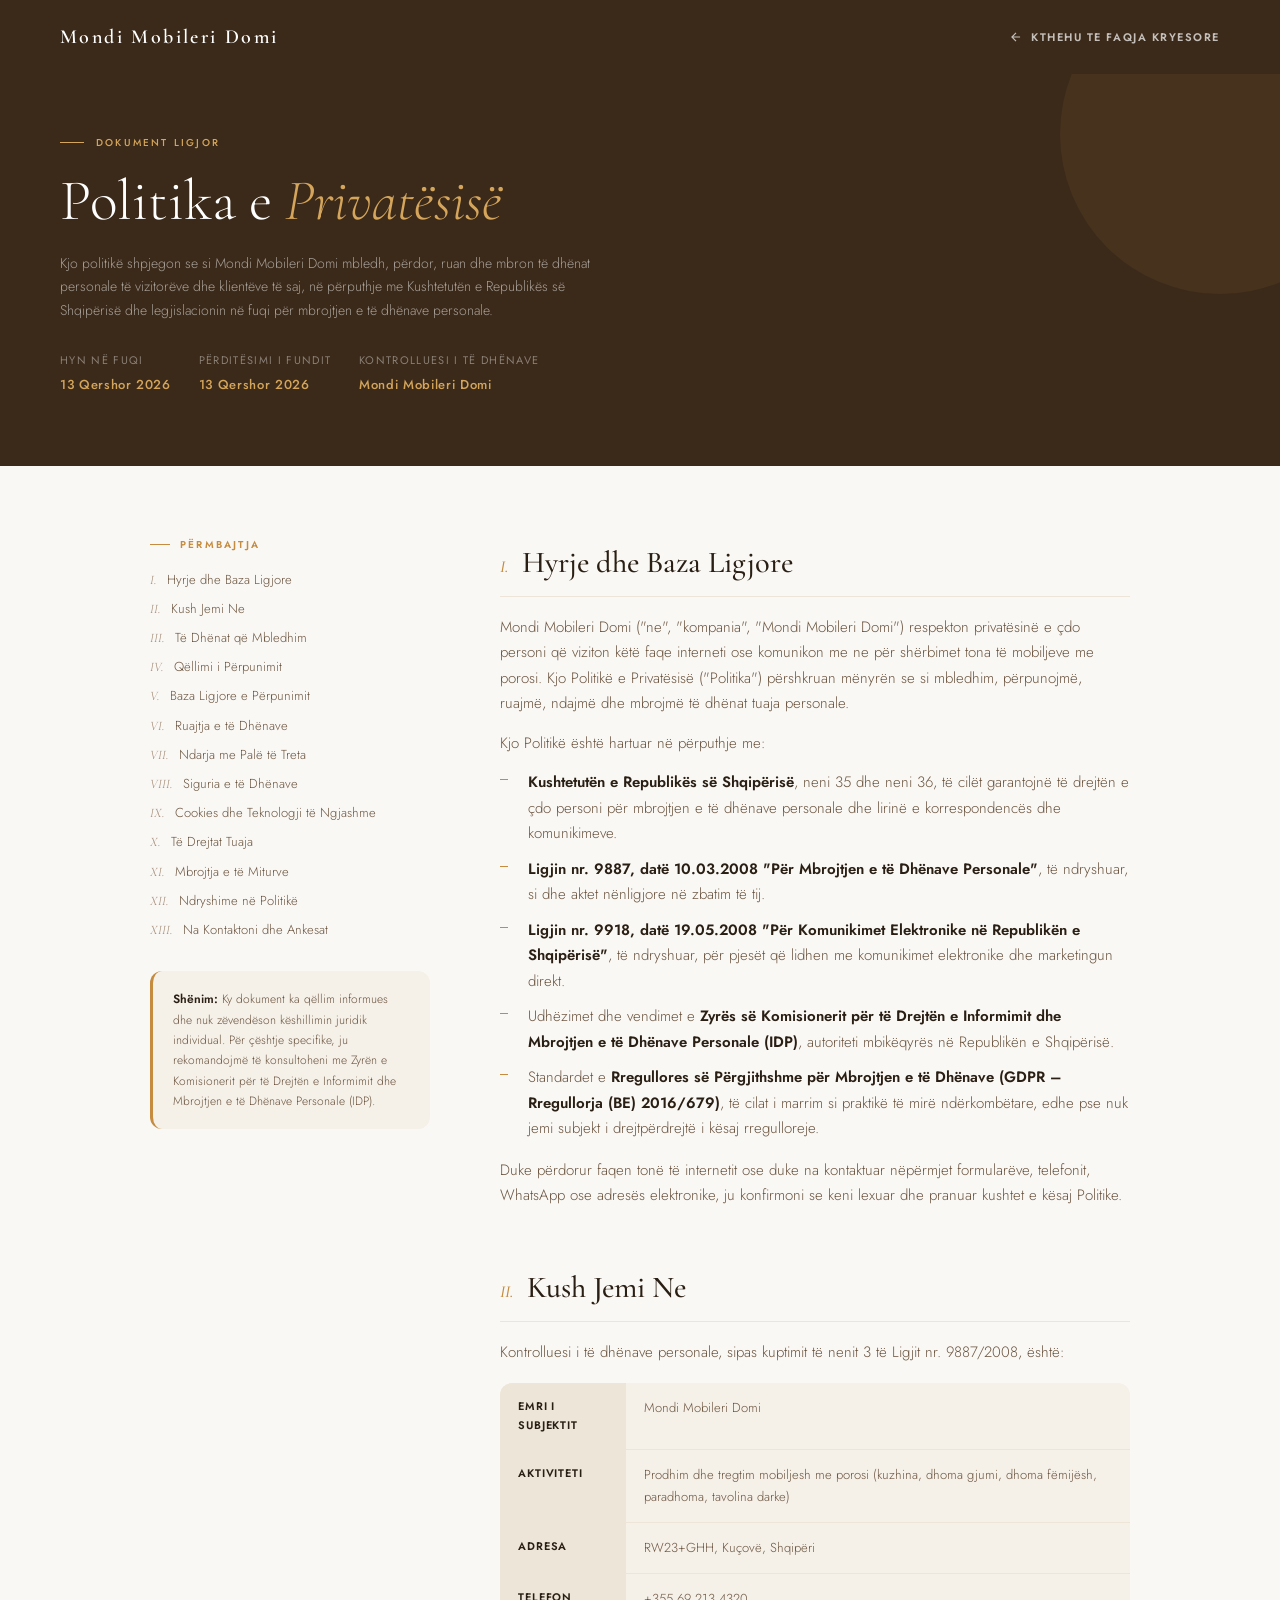
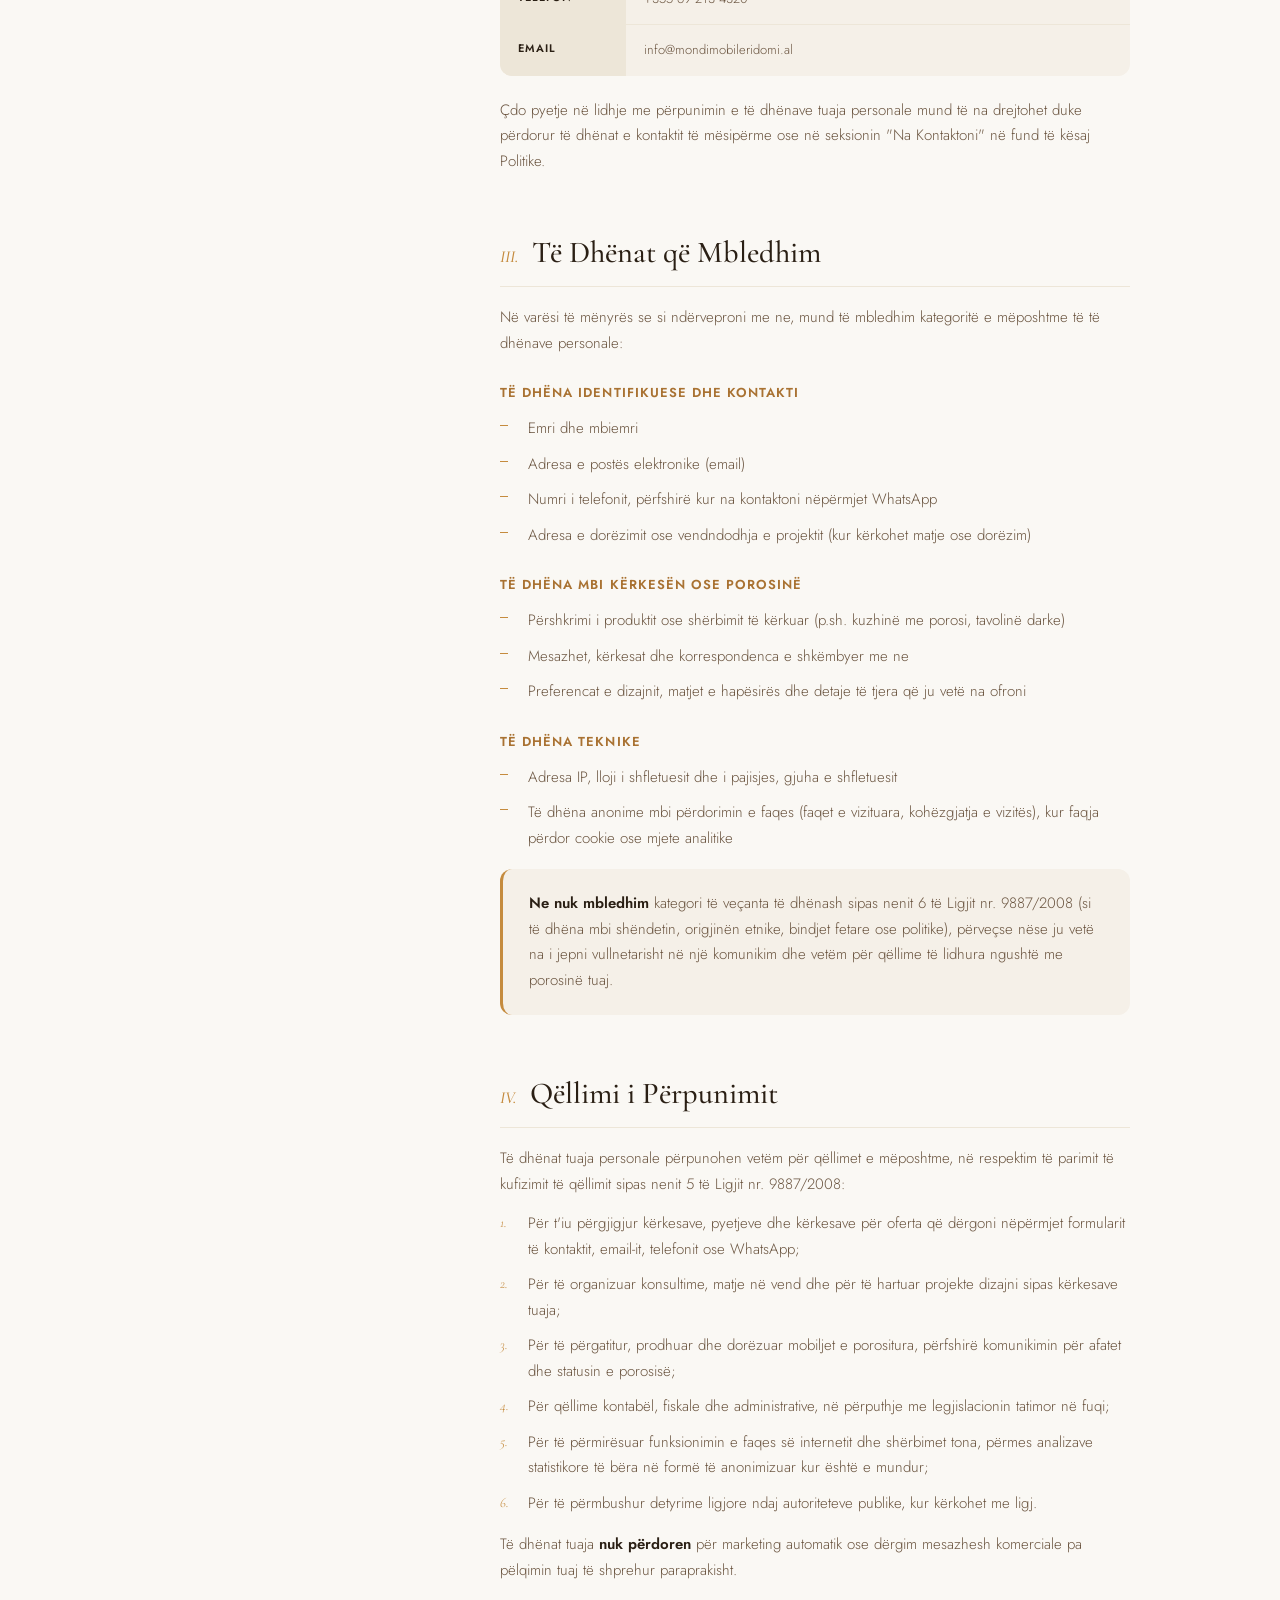
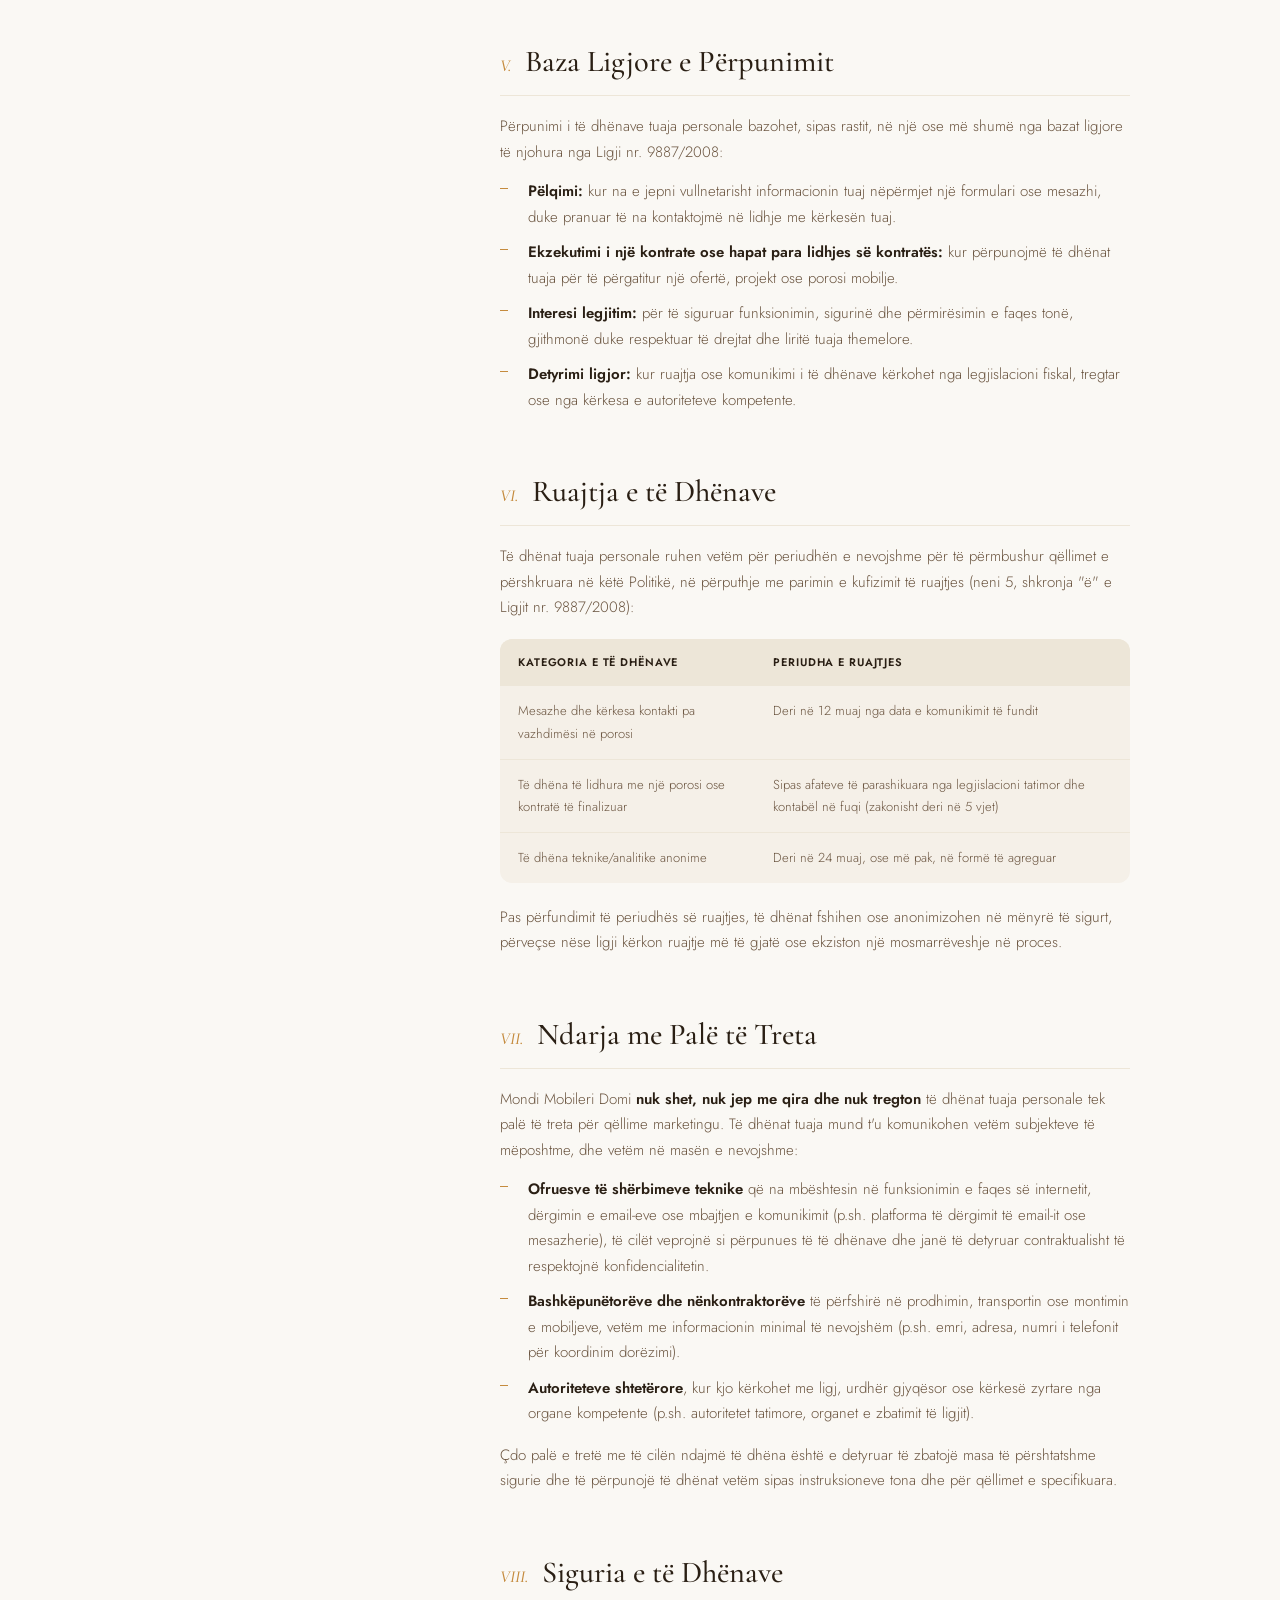
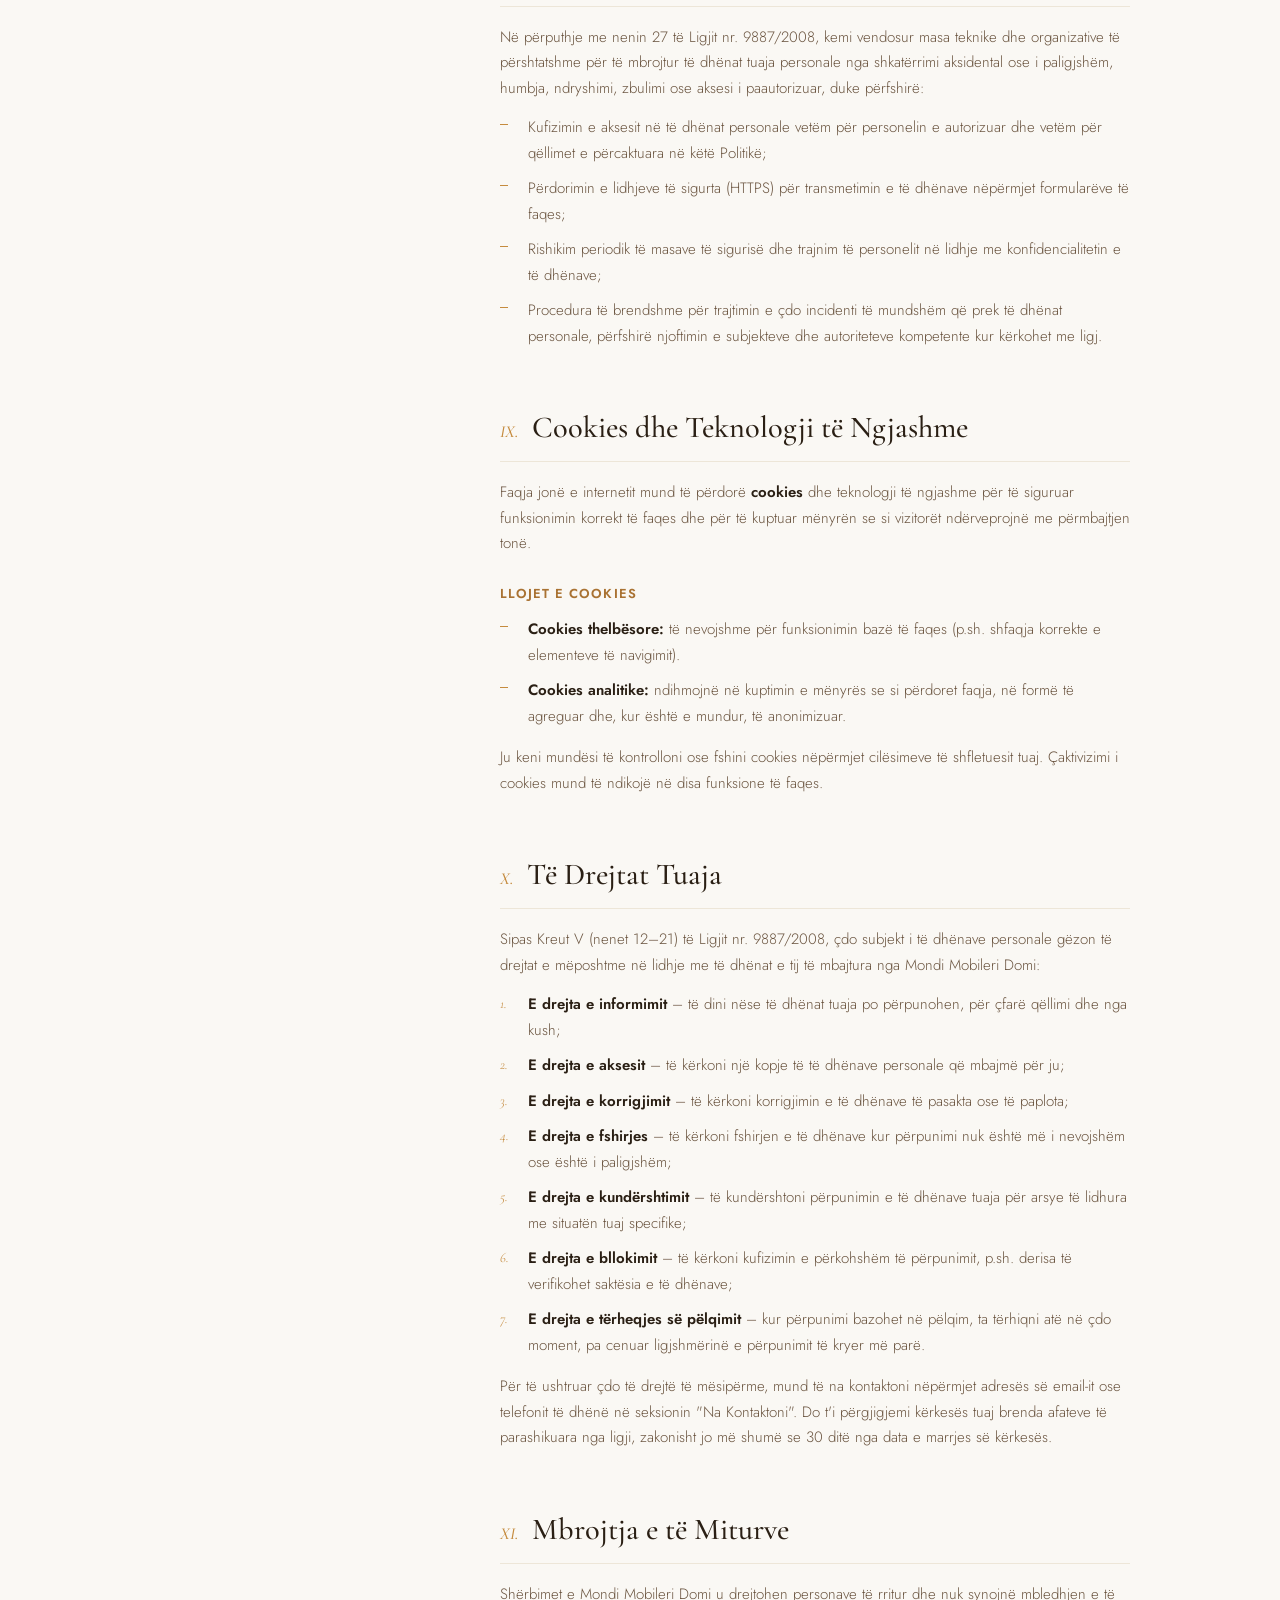
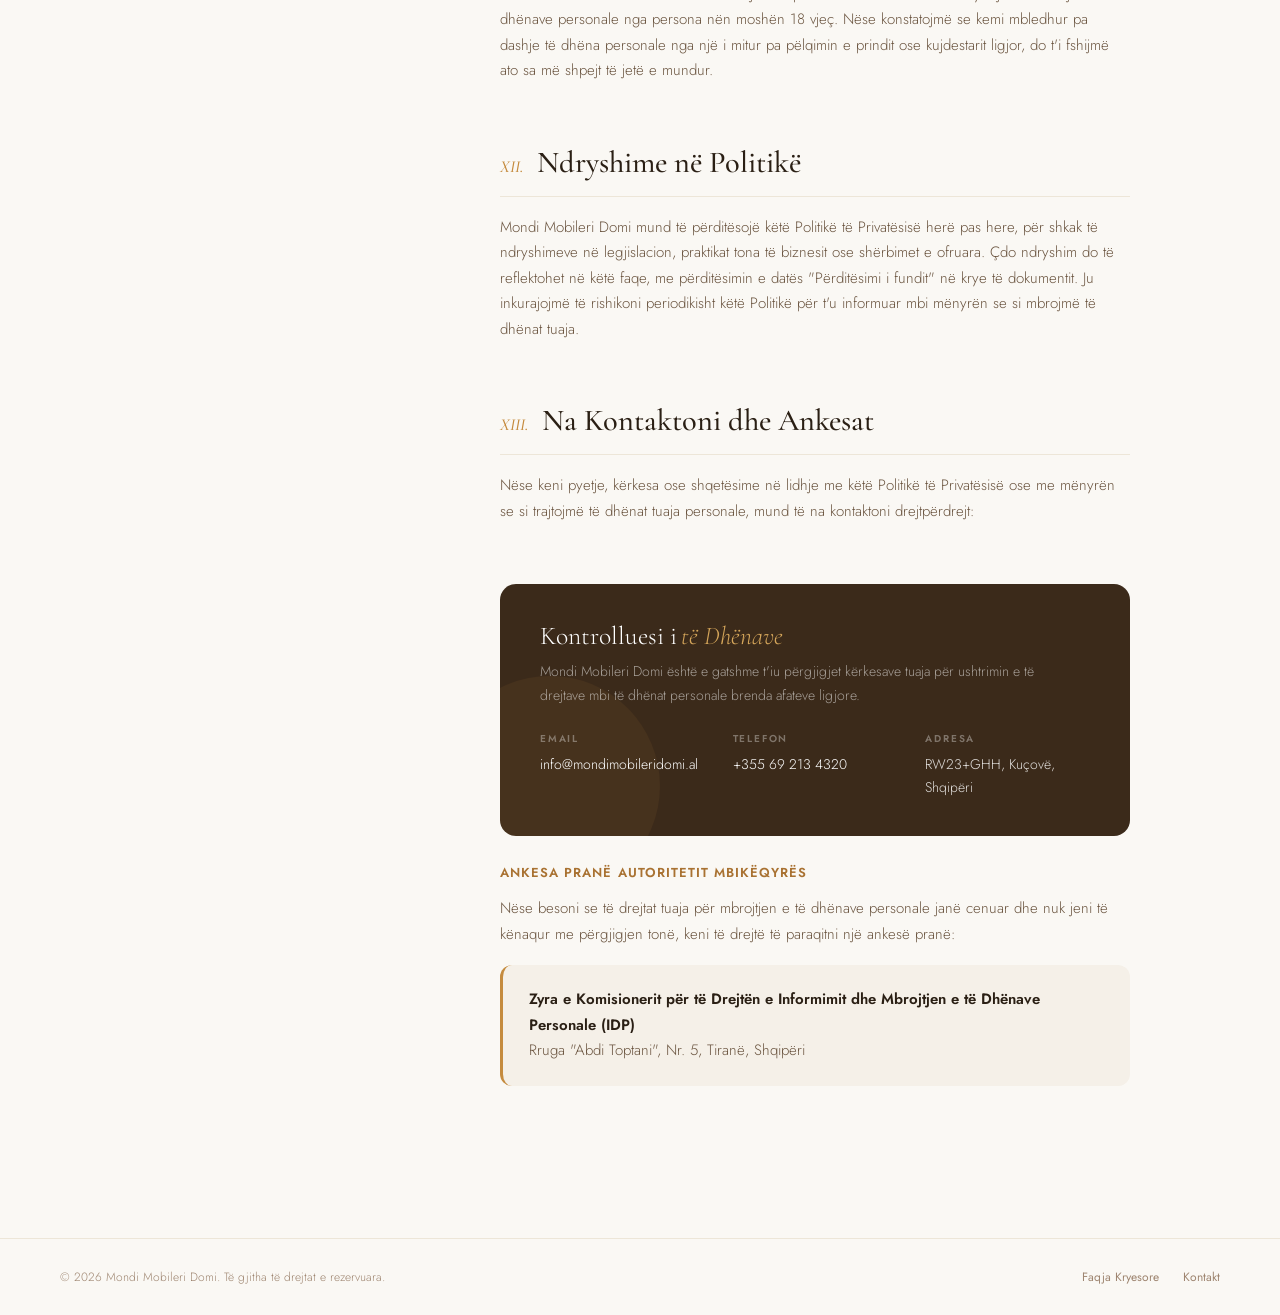
<file: privacy.html>
<!DOCTYPE html>
<html lang="sq" class="scroll-smooth">
<head>
<meta charset="utf-8">
<meta name="viewport" content="width=device-width, initial-scale=1.0">
<meta name="description" content="Politika e Privatësisë e Mondi Mobileri Domi — informacion mbi mbledhjen, përdorimin dhe mbrojtjen e të dhënave personale në përputhje me legjislacionin shqiptar.">
<meta name="robots" content="noindex, follow">
<title>Politika e Privatësisë | Mondi Mobileri Domi</title>
<link rel="preconnect" href="https://fonts.googleapis.com">
<link rel="preconnect" href="https://fonts.gstatic.com" crossorigin>
<link href="https://fonts.googleapis.com/css2?family=Cormorant+Garamond:ital,wght@0,300;0,400;0,600;1,300;1,400;1,600&family=Jost:wght@300;400;500;600&display=swap" rel="stylesheet">
<style>
*,*::before,*::after{box-sizing:border-box;margin:0;padding:0}
:root{
  --brown:    #3b2a1a;
  --amber:    #c58b3e;
  --amber-l:  #d4a55a;
  --amber-d:  #a97232;
  --cream:    #f5f0e8;
  --cream-d:  #ede6d8;
  --warm:     #faf8f4;
  --txt:      #2a1f14;
  --txt-m:    #6b5540;
  --txt-l:    #9e8570;
  --serif:    'Cormorant Garamond', Georgia, serif;
  --sans:     'Jost', sans-serif;
  --ease:     cubic-bezier(0.16,1,0.3,1);
}
html{font-size:16px;scroll-behavior:smooth;overflow-x:hidden;width:100%}
body{background:var(--warm);color:var(--txt);font-family:var(--sans);overflow-x:hidden;width:100%;line-height:1.7}

/* TOP BAR */
.topbar{
  background:var(--brown);padding:20px 60px;
  display:flex;align-items:center;justify-content:space-between;flex-wrap:wrap;gap:16px;
}
.topbar-logo{
  font-family:var(--serif);font-size:20px;font-weight:600;
  letter-spacing:.12em;color:#fff;text-decoration:none;
}
.topbar-back{
  font-size:11px;font-weight:600;letter-spacing:.14em;text-transform:uppercase;
  color:rgba(255,255,255,.7);text-decoration:none;
  display:inline-flex;align-items:center;gap:8px;
  transition:color .25s;
}
.topbar-back:hover{color:#fff}

/* HERO */
.legal-hero{
  background:var(--brown);position:relative;overflow:hidden;
  padding:60px 60px 70px;
}
.legal-hero-accent{
  position:absolute;right:-100px;top:-100px;
  width:320px;height:320px;border-radius:50%;
  background:rgba(197,139,62,.08);pointer-events:none;
}
.legal-hero .inner{position:relative;z-index:1;max-width:880px}
.legal-eyebrow{
  font-size:10px;font-weight:500;letter-spacing:.22em;text-transform:uppercase;
  color:var(--amber-l);margin-bottom:18px;
  display:flex;align-items:center;gap:12px;
}
.legal-eyebrow::before{content:'';display:block;width:24px;height:1px;background:var(--amber-l)}
.legal-hero h1{
  font-family:var(--serif);font-size:clamp(2.4rem,5vw,3.6rem);
  font-weight:300;color:#fff;line-height:1.12;margin-bottom:18px;
}
.legal-hero h1 em{font-style:italic;color:var(--amber-l)}
.legal-hero p{font-size:14px;color:rgba(255,255,255,.55);font-weight:300;max-width:560px}
.legal-meta{
  margin-top:28px;display:flex;gap:28px;flex-wrap:wrap;
}
.legal-meta-item{font-size:11px;letter-spacing:.12em;text-transform:uppercase;color:rgba(255,255,255,.4)}
.legal-meta-item strong{color:var(--amber-l);font-weight:500;letter-spacing:.05em;display:block;margin-top:4px;font-size:13px;text-transform:none}

/* LAYOUT */
.legal-wrap{
  max-width:1100px;margin:0 auto;padding:70px 60px 100px;
  display:grid;grid-template-columns:280px 1fr;gap:70px;align-items:start;
}

/* TOC */
.toc{position:sticky;top:30px}
.toc-title{
  font-size:10px;font-weight:600;letter-spacing:.22em;text-transform:uppercase;
  color:var(--amber);margin-bottom:18px;
  display:flex;align-items:center;gap:10px;
}
.toc-title::before{content:'';display:block;width:20px;height:1px;background:var(--amber)}
.toc ol{list-style:none;display:flex;flex-direction:column;gap:11px}
.toc a{
  font-size:13px;color:var(--txt-m);text-decoration:none;font-weight:300;
  display:flex;gap:10px;transition:color .2s;line-height:1.4;
}
.toc a span{
  font-family:var(--serif);font-size:13px;color:var(--txt-l);font-style:italic;flex-shrink:0;
}
.toc a:hover{color:var(--amber)}
.toc-note{
  margin-top:32px;padding:18px 20px;background:var(--cream);border-radius:12px;
  border-left:3px solid var(--amber);
}
.toc-note p{font-size:12px;color:var(--txt-m);font-weight:300;line-height:1.7}
.toc-note p strong{color:var(--txt);font-weight:600}

/* CONTENT */
.legal-content section{margin-bottom:52px;padding-top:8px}
.legal-content section:first-child{margin-top:0}
.legal-num{
  font-family:var(--serif);font-size:1.05rem;color:var(--amber);font-style:italic;margin-right:10px;
}
.legal-content h2{
  font-family:var(--serif);font-size:clamp(1.5rem,2.4vw,1.9rem);
  font-weight:500;color:var(--txt);line-height:1.25;margin-bottom:18px;
  display:flex;align-items:baseline;gap:4px;
  padding-bottom:14px;border-bottom:1px solid var(--cream-d);
}
.legal-content h3{
  font-family:var(--sans);font-size:13px;font-weight:600;letter-spacing:.08em;text-transform:uppercase;
  color:var(--amber-d);margin:26px 0 12px;
}
.legal-content p{font-size:15px;color:var(--txt-m);font-weight:300;margin-bottom:14px}
.legal-content p strong, .legal-content li strong{color:var(--txt);font-weight:600}
.legal-content ul, .legal-content ol.legal-list{
  margin:0 0 16px 0;padding-left:0;list-style:none;
  display:flex;flex-direction:column;gap:10px;
}
.legal-content ul li, .legal-content ol.legal-list li{
  font-size:15px;color:var(--txt-m);font-weight:300;
  padding-left:28px;position:relative;line-height:1.7;
}
.legal-content ul li::before{
  content:'';position:absolute;left:0;top:9px;
  width:8px;height:1px;background:var(--amber);
}
.legal-content ol.legal-list{counter-reset:legalitem}
.legal-content ol.legal-list li{counter-increment:legalitem}
.legal-content ol.legal-list li::before{
  content:counter(legalitem) ".";position:absolute;left:0;top:0;
  font-family:var(--serif);font-style:italic;color:var(--amber);font-size:14px;
  width:auto;height:auto;background:none;
}
.legal-table{
  width:100%;border-collapse:collapse;margin:18px 0 22px;
  font-size:13px;background:var(--cream);border-radius:12px;overflow:hidden;
}
.legal-table th, .legal-table td{
  text-align:left;padding:14px 18px;border-bottom:1px solid var(--cream-d);
  font-weight:300;color:var(--txt-m);vertical-align:top;
}
.legal-table th{
  font-weight:600;letter-spacing:.08em;text-transform:uppercase;font-size:11px;
  color:var(--txt);background:var(--cream-d);
}
.legal-table tr:last-child td{border-bottom:none}
.legal-highlight{
  background:var(--cream);border-radius:12px;padding:22px 26px;margin:18px 0 22px;
  border-left:3px solid var(--amber);
}
.legal-highlight p{margin-bottom:0}
.legal-content a.inline-link{color:var(--amber-d);text-decoration:underline;text-decoration-color:rgba(197,139,62,.35);transition:color .2s}
.legal-content a.inline-link:hover{color:var(--amber)}

/* CONTACT CARD */
.legal-contact-card{
  background:var(--brown);border-radius:16px;padding:36px 40px;margin-top:60px;
  position:relative;overflow:hidden;
}
.legal-contact-accent{
  position:absolute;left:-60px;bottom:-60px;width:220px;height:220px;border-radius:50%;
  background:rgba(197,139,62,.08);pointer-events:none;
}
.legal-contact-card h2{
  font-family:var(--serif);font-size:1.6rem;font-weight:300;color:#fff;margin-bottom:8px;
  border:none;padding:0;
}
.legal-contact-card h2 em{font-style:italic;color:var(--amber-l)}
.legal-contact-card p{font-size:14px;color:rgba(255,255,255,.55);font-weight:300;margin-bottom:22px;max-width:520px;position:relative;z-index:1}
.legal-contact-grid{display:grid;grid-template-columns:repeat(3,1fr);gap:28px;position:relative;z-index:1}
.legal-contact-item .label{font-size:10px;font-weight:600;letter-spacing:.18em;text-transform:uppercase;color:rgba(255,255,255,.35);margin-bottom:6px}
.legal-contact-item .val{font-size:14px;color:rgba(255,255,255,.85);font-weight:300}
.legal-contact-item .val a{color:#fff;text-decoration:none;transition:color .2s}
.legal-contact-item .val a:hover{color:var(--amber-l)}

/* FOOTER */
.legal-footer{
  border-top:1px solid var(--cream-d);padding:28px 60px;
  display:flex;align-items:center;justify-content:space-between;flex-wrap:wrap;gap:12px;
}
.legal-footer p{font-size:12px;color:var(--txt-l);font-weight:300}
.legal-footer a{font-size:12px;color:var(--txt-l);text-decoration:none;transition:color .2s}
.legal-footer a:hover{color:var(--amber)}
.legal-footer-links{display:flex;gap:24px}

/* RESPONSIVE */
@media(max-width:900px){
  .legal-wrap{grid-template-columns:1fr;gap:40px;padding:50px 32px 80px}
  .toc{position:relative;top:0}
  .toc-note{display:none}
  .legal-contact-grid{grid-template-columns:1fr;gap:20px}
}
@media(max-width:600px){
  .topbar,.legal-hero,.legal-footer{padding-left:24px;padding-right:24px}
  .legal-hero{padding-top:40px;padding-bottom:50px}
  .legal-contact-card{padding:28px 24px}
  .legal-meta{gap:20px}
}
</style>
</head>
<body>

<!-- TOP BAR -->
<div class="topbar">
  <a href="index.html" class="topbar-logo">Mondi Mobileri Domi</a>
  <a href="index.html" class="topbar-back">
    <svg width="14" height="14" viewBox="0 0 24 24" fill="none" stroke="currentColor" stroke-width="2"><path d="M19 12H5M12 19l-7-7 7-7"/></svg>
    Kthehu te Faqja Kryesore
  </a>
</div>

<!-- HERO -->
<section class="legal-hero">
  <div class="legal-hero-accent"></div>
  <div class="inner">
    <div class="legal-eyebrow">Dokument Ligjor</div>
    <h1>Politika e <em>Privatësisë</em></h1>
    <p>Kjo politikë shpjegon se si Mondi Mobileri Domi mbledh, përdor, ruan dhe mbron të dhënat personale të vizitorëve dhe klientëve të saj, në përputhje me Kushtetutën e Republikës së Shqipërisë dhe legjislacionin në fuqi për mbrojtjen e të dhënave personale.</p>
    <div class="legal-meta">
      <div class="legal-meta-item">Hyn në fuqi
        <strong>13 Qershor 2026</strong>
      </div>
      <div class="legal-meta-item">Përditësimi i fundit
        <strong>13 Qershor 2026</strong>
      </div>
      <div class="legal-meta-item">Kontrolluesi i të dhënave
        <strong>Mondi Mobileri Domi</strong>
      </div>
    </div>
  </div>
</section>

<!-- CONTENT -->
<div class="legal-wrap">

  <!-- TOC -->
  <aside class="toc">
    <div class="toc-title">Përmbajtja</div>
    <ol>
      <li><a href="#hyrje"><span>I.</span> Hyrje dhe Baza Ligjore</a></li>
      <li><a href="#kontrolluesi"><span>II.</span> Kush Jemi Ne</a></li>
      <li><a href="#te-dhenat"><span>III.</span> Të Dhënat që Mbledhim</a></li>
      <li><a href="#qellimi"><span>IV.</span> Qëllimi i Përpunimit</a></li>
      <li><a href="#baza-ligjore"><span>V.</span> Baza Ligjore e Përpunimit</a></li>
      <li><a href="#ruajtja"><span>VI.</span> Ruajtja e të Dhënave</a></li>
      <li><a href="#ndarja"><span>VII.</span> Ndarja me Palë të Treta</a></li>
      <li><a href="#siguria"><span>VIII.</span> Siguria e të Dhënave</a></li>
      <li><a href="#cookies"><span>IX.</span> Cookies dhe Teknologji të Ngjashme</a></li>
      <li><a href="#te-drejtat"><span>X.</span> Të Drejtat Tuaja</a></li>
      <li><a href="#te-miturit"><span>XI.</span> Mbrojtja e të Miturve</a></li>
      <li><a href="#ndryshimet"><span>XII.</span> Ndryshime në Politikë</a></li>
      <li><a href="#kontakt"><span>XIII.</span> Na Kontaktoni dhe Ankesat</a></li>
    </ol>
    <div class="toc-note">
      <p><strong>Shënim:</strong> Ky dokument ka qëllim informues dhe nuk zëvendëson këshillimin juridik individual. Për çështje specifike, ju rekomandojmë të konsultoheni me Zyrën e Komisionerit për të Drejtën e Informimit dhe Mbrojtjen e të Dhënave Personale (IDP).</p>
    </div>
  </aside>

  <!-- MAIN CONTENT -->
  <div class="legal-content">

    <section id="hyrje">
      <h2><span class="legal-num">I.</span> Hyrje dhe Baza Ligjore</h2>
      <p>Mondi Mobileri Domi ("ne", "kompania", "Mondi Mobileri Domi") respekton privatësinë e çdo personi që viziton këtë faqe interneti ose komunikon me ne për shërbimet tona të mobiljeve me porosi. Kjo Politikë e Privatësisë ("Politika") përshkruan mënyrën se si mbledhim, përpunojmë, ruajmë, ndajmë dhe mbrojmë të dhënat tuaja personale.</p>
      <p>Kjo Politikë është hartuar në përputhje me:</p>
      <ul>
        <li><strong>Kushtetutën e Republikës së Shqipërisë</strong>, neni 35 dhe neni 36, të cilët garantojnë të drejtën e çdo personi për mbrojtjen e të dhënave personale dhe lirinë e korrespondencës dhe komunikimeve.</li>
        <li><strong>Ligjin nr. 9887, datë 10.03.2008 "Për Mbrojtjen e të Dhënave Personale"</strong>, të ndryshuar, si dhe aktet nënligjore në zbatim të tij.</li>
        <li><strong>Ligjin nr. 9918, datë 19.05.2008 "Për Komunikimet Elektronike në Republikën e Shqipërisë"</strong>, të ndryshuar, për pjesët që lidhen me komunikimet elektronike dhe marketingun direkt.</li>
        <li>Udhëzimet dhe vendimet e <strong>Zyrës së Komisionerit për të Drejtën e Informimit dhe Mbrojtjen e të Dhënave Personale (IDP)</strong>, autoriteti mbikëqyrës në Republikën e Shqipërisë.</li>
        <li>Standardet e <strong>Rregullores së Përgjithshme për Mbrojtjen e të Dhënave (GDPR – Rregullorja (BE) 2016/679)</strong>, të cilat i marrim si praktikë të mirë ndërkombëtare, edhe pse nuk jemi subjekt i drejtpërdrejtë i kësaj rregulloreje.</li>
      </ul>
      <p>Duke përdorur faqen tonë të internetit ose duke na kontaktuar nëpërmjet formularëve, telefonit, WhatsApp ose adresës elektronike, ju konfirmoni se keni lexuar dhe pranuar kushtet e kësaj Politike.</p>
    </section>

    <section id="kontrolluesi">
      <h2><span class="legal-num">II.</span> Kush Jemi Ne</h2>
      <p>Kontrolluesi i të dhënave personale, sipas kuptimit të nenit 3 të Ligjit nr. 9887/2008, është:</p>
      <table class="legal-table">
        <tr><th>Emri i Subjektit</th><td>Mondi Mobileri Domi</td></tr>
        <tr><th>Aktiviteti</th><td>Prodhim dhe tregtim mobiljesh me porosi (kuzhina, dhoma gjumi, dhoma fëmijësh, paradhoma, tavolina darke)</td></tr>
        <tr><th>Adresa</th><td>RW23+GHH, Kuçovë, Shqipëri</td></tr>
        <tr><th>Telefon</th><td>+355 69 213 4320</td></tr>
        <tr><th>Email</th><td>info@mondimobileridomi.al</td></tr>
      </table>
      <p>Çdo pyetje në lidhje me përpunimin e të dhënave tuaja personale mund të na drejtohet duke përdorur të dhënat e kontaktit të mësipërme ose në seksionin "Na Kontaktoni" në fund të kësaj Politike.</p>
    </section>

    <section id="te-dhenat">
      <h2><span class="legal-num">III.</span> Të Dhënat që Mbledhim</h2>
      <p>Në varësi të mënyrës se si ndërveproni me ne, mund të mbledhim kategoritë e mëposhtme të të dhënave personale:</p>
      <h3>Të dhëna identifikuese dhe kontakti</h3>
      <ul>
        <li>Emri dhe mbiemri</li>
        <li>Adresa e postës elektronike (email)</li>
        <li>Numri i telefonit, përfshirë kur na kontaktoni nëpërmjet WhatsApp</li>
        <li>Adresa e dorëzimit ose vendndodhja e projektit (kur kërkohet matje ose dorëzim)</li>
      </ul>
      <h3>Të dhëna mbi kërkesën ose porosinë</h3>
      <ul>
        <li>Përshkrimi i produktit ose shërbimit të kërkuar (p.sh. kuzhinë me porosi, tavolinë darke)</li>
        <li>Mesazhet, kërkesat dhe korrespondenca e shkëmbyer me ne</li>
        <li>Preferencat e dizajnit, matjet e hapësirës dhe detaje të tjera që ju vetë na ofroni</li>
      </ul>
      <h3>Të dhëna teknike</h3>
      <ul>
        <li>Adresa IP, lloji i shfletuesit dhe i pajisjes, gjuha e shfletuesit</li>
        <li>Të dhëna anonime mbi përdorimin e faqes (faqet e vizituara, kohëzgjatja e vizitës), kur faqja përdor cookie ose mjete analitike</li>
      </ul>
      <div class="legal-highlight">
        <p><strong>Ne nuk mbledhim</strong> kategori të veçanta të dhënash sipas nenit 6 të Ligjit nr. 9887/2008 (si të dhëna mbi shëndetin, origjinën etnike, bindjet fetare ose politike), përveçse nëse ju vetë na i jepni vullnetarisht në një komunikim dhe vetëm për qëllime të lidhura ngushtë me porosinë tuaj.</p>
      </div>
    </section>

    <section id="qellimi">
      <h2><span class="legal-num">IV.</span> Qëllimi i Përpunimit</h2>
      <p>Të dhënat tuaja personale përpunohen vetëm për qëllimet e mëposhtme, në respektim të parimit të kufizimit të qëllimit sipas nenit 5 të Ligjit nr. 9887/2008:</p>
      <ol class="legal-list">
        <li>Për t'iu përgjigjur kërkesave, pyetjeve dhe kërkesave për oferta që dërgoni nëpërmjet formularit të kontaktit, email-it, telefonit ose WhatsApp;</li>
        <li>Për të organizuar konsultime, matje në vend dhe për të hartuar projekte dizajni sipas kërkesave tuaja;</li>
        <li>Për të përgatitur, prodhuar dhe dorëzuar mobiljet e porositura, përfshirë komunikimin për afatet dhe statusin e porosisë;</li>
        <li>Për qëllime kontabël, fiskale dhe administrative, në përputhje me legjislacionin tatimor në fuqi;</li>
        <li>Për të përmirësuar funksionimin e faqes së internetit dhe shërbimet tona, përmes analizave statistikore të bëra në formë të anonimizuar kur është e mundur;</li>
        <li>Për të përmbushur detyrime ligjore ndaj autoriteteve publike, kur kërkohet me ligj.</li>
      </ol>
      <p>Të dhënat tuaja <strong>nuk përdoren</strong> për marketing automatik ose dërgim mesazhesh komerciale pa pëlqimin tuaj të shprehur paraprakisht.</p>
    </section>

    <section id="baza-ligjore">
      <h2><span class="legal-num">V.</span> Baza Ligjore e Përpunimit</h2>
      <p>Përpunimi i të dhënave tuaja personale bazohet, sipas rastit, në një ose më shumë nga bazat ligjore të njohura nga Ligji nr. 9887/2008:</p>
      <ul>
        <li><strong>Pëlqimi:</strong> kur na e jepni vullnetarisht informacionin tuaj nëpërmjet një formulari ose mesazhi, duke pranuar të na kontaktojmë në lidhje me kërkesën tuaj.</li>
        <li><strong>Ekzekutimi i një kontrate ose hapat para lidhjes së kontratës:</strong> kur përpunojmë të dhënat tuaja për të përgatitur një ofertë, projekt ose porosi mobilje.</li>
        <li><strong>Interesi legjitim:</strong> për të siguruar funksionimin, sigurinë dhe përmirësimin e faqes tonë, gjithmonë duke respektuar të drejtat dhe liritë tuaja themelore.</li>
        <li><strong>Detyrimi ligjor:</strong> kur ruajtja ose komunikimi i të dhënave kërkohet nga legjislacioni fiskal, tregtar ose nga kërkesa e autoriteteve kompetente.</li>
      </ul>
    </section>

    <section id="ruajtja">
      <h2><span class="legal-num">VI.</span> Ruajtja e të Dhënave</h2>
      <p>Të dhënat tuaja personale ruhen vetëm për periudhën e nevojshme për të përmbushur qëllimet e përshkruara në këtë Politikë, në përputhje me parimin e kufizimit të ruajtjes (neni 5, shkronja "ë" e Ligjit nr. 9887/2008):</p>
      <table class="legal-table">
        <tr><th>Kategoria e të Dhënave</th><th>Periudha e Ruajtjes</th></tr>
        <tr><td>Mesazhe dhe kërkesa kontakti pa vazhdimësi në porosi</td><td>Deri në 12 muaj nga data e komunikimit të fundit</td></tr>
        <tr><td>Të dhëna të lidhura me një porosi ose kontratë të finalizuar</td><td>Sipas afateve të parashikuara nga legjislacioni tatimor dhe kontabël në fuqi (zakonisht deri në 5 vjet)</td></tr>
        <tr><td>Të dhëna teknike/analitike anonime</td><td>Deri në 24 muaj, ose më pak, në formë të agreguar</td></tr>
      </table>
      <p>Pas përfundimit të periudhës së ruajtjes, të dhënat fshihen ose anonimizohen në mënyrë të sigurt, përveçse nëse ligji kërkon ruajtje më të gjatë ose ekziston një mosmarrëveshje në proces.</p>
    </section>

    <section id="ndarja">
      <h2><span class="legal-num">VII.</span> Ndarja me Palë të Treta</h2>
      <p>Mondi Mobileri Domi <strong>nuk shet, nuk jep me qira dhe nuk tregton</strong> të dhënat tuaja personale tek palë të treta për qëllime marketingu. Të dhënat tuaja mund t'u komunikohen vetëm subjekteve të mëposhtme, dhe vetëm në masën e nevojshme:</p>
      <ul>
        <li><strong>Ofruesve të shërbimeve teknike</strong> që na mbështesin në funksionimin e faqes së internetit, dërgimin e email-eve ose mbajtjen e komunikimit (p.sh. platforma të dërgimit të email-it ose mesazherie), të cilët veprojnë si përpunues të të dhënave dhe janë të detyruar contraktualisht të respektojnë konfidencialitetin.</li>
        <li><strong>Bashkëpunëtorëve dhe nënkontraktorëve</strong> të përfshirë në prodhimin, transportin ose montimin e mobiljeve, vetëm me informacionin minimal të nevojshëm (p.sh. emri, adresa, numri i telefonit për koordinim dorëzimi).</li>
        <li><strong>Autoriteteve shtetërore</strong>, kur kjo kërkohet me ligj, urdhër gjyqësor ose kërkesë zyrtare nga organe kompetente (p.sh. autoritetet tatimore, organet e zbatimit të ligjit).</li>
      </ul>
      <p>Çdo palë e tretë me të cilën ndajmë të dhëna është e detyruar të zbatojë masa të përshtatshme sigurie dhe të përpunojë të dhënat vetëm sipas instruksioneve tona dhe për qëllimet e specifikuara.</p>
    </section>

    <section id="siguria">
      <h2><span class="legal-num">VIII.</span> Siguria e të Dhënave</h2>
      <p>Në përputhje me nenin 27 të Ligjit nr. 9887/2008, kemi vendosur masa teknike dhe organizative të përshtatshme për të mbrojtur të dhënat tuaja personale nga shkatërrimi aksidental ose i paligjshëm, humbja, ndryshimi, zbulimi ose aksesi i paautorizuar, duke përfshirë:</p>
      <ul>
        <li>Kufizimin e aksesit në të dhënat personale vetëm për personelin e autorizuar dhe vetëm për qëllimet e përcaktuara në këtë Politikë;</li>
        <li>Përdorimin e lidhjeve të sigurta (HTTPS) për transmetimin e të dhënave nëpërmjet formularëve të faqes;</li>
        <li>Rishikim periodik të masave të sigurisë dhe trajnim të personelit në lidhje me konfidencialitetin e të dhënave;</li>
        <li>Procedura të brendshme për trajtimin e çdo incidenti të mundshëm që prek të dhënat personale, përfshirë njoftimin e subjekteve dhe autoriteteve kompetente kur kërkohet me ligj.</li>
      </ul>
    </section>

    <section id="cookies">
      <h2><span class="legal-num">IX.</span> Cookies dhe Teknologji të Ngjashme</h2>
      <p>Faqja jonë e internetit mund të përdorë <strong>cookies</strong> dhe teknologji të ngjashme për të siguruar funksionimin korrekt të faqes dhe për të kuptuar mënyrën se si vizitorët ndërveprojnë me përmbajtjen tonë.</p>
      <h3>Llojet e cookies</h3>
      <ul>
        <li><strong>Cookies thelbësore:</strong> të nevojshme për funksionimin bazë të faqes (p.sh. shfaqja korrekte e elementeve të navigimit).</li>
        <li><strong>Cookies analitike:</strong> ndihmojnë në kuptimin e mënyrës se si përdoret faqja, në formë të agreguar dhe, kur është e mundur, të anonimizuar.</li>
      </ul>
      <p>Ju keni mundësi të kontrolloni ose fshini cookies nëpërmjet cilësimeve të shfletuesit tuaj. Çaktivizimi i cookies mund të ndikojë në disa funksione të faqes.</p>
    </section>

    <section id="te-drejtat">
      <h2><span class="legal-num">X.</span> Të Drejtat Tuaja</h2>
      <p>Sipas Kreut V (nenet 12–21) të Ligjit nr. 9887/2008, çdo subjekt i të dhënave personale gëzon të drejtat e mëposhtme në lidhje me të dhënat e tij të mbajtura nga Mondi Mobileri Domi:</p>
      <ol class="legal-list">
        <li><strong>E drejta e informimit</strong> – të dini nëse të dhënat tuaja po përpunohen, për çfarë qëllimi dhe nga kush;</li>
        <li><strong>E drejta e aksesit</strong> – të kërkoni një kopje të të dhënave personale që mbajmë për ju;</li>
        <li><strong>E drejta e korrigjimit</strong> – të kërkoni korrigjimin e të dhënave të pasakta ose të paplota;</li>
        <li><strong>E drejta e fshirjes</strong> – të kërkoni fshirjen e të dhënave kur përpunimi nuk është më i nevojshëm ose është i paligjshëm;</li>
        <li><strong>E drejta e kundërshtimit</strong> – të kundërshtoni përpunimin e të dhënave tuaja për arsye të lidhura me situatën tuaj specifike;</li>
        <li><strong>E drejta e bllokimit</strong> – të kërkoni kufizimin e përkohshëm të përpunimit, p.sh. derisa të verifikohet saktësia e të dhënave;</li>
        <li><strong>E drejta e tërheqjes së pëlqimit</strong> – kur përpunimi bazohet në pëlqim, ta tërhiqni atë në çdo moment, pa cenuar ligjshmërinë e përpunimit të kryer më parë.</li>
      </ol>
      <p>Për të ushtruar çdo të drejtë të mësipërme, mund të na kontaktoni nëpërmjet adresës së email-it ose telefonit të dhënë në seksionin "Na Kontaktoni". Do t'i përgjigjemi kërkesës tuaj brenda afateve të parashikuara nga ligji, zakonisht jo më shumë se 30 ditë nga data e marrjes së kërkesës.</p>
    </section>

    <section id="te-miturit">
      <h2><span class="legal-num">XI.</span> Mbrojtja e të Miturve</h2>
      <p>Shërbimet e Mondi Mobileri Domi u drejtohen personave të rritur dhe nuk synojnë mbledhjen e të dhënave personale nga persona nën moshën 18 vjeç. Nëse konstatojmë se kemi mbledhur pa dashje të dhëna personale nga një i mitur pa pëlqimin e prindit ose kujdestarit ligjor, do t'i fshijmë ato sa më shpejt të jetë e mundur.</p>
    </section>

    <section id="ndryshimet">
      <h2><span class="legal-num">XII.</span> Ndryshime në Politikë</h2>
      <p>Mondi Mobileri Domi mund të përditësojë këtë Politikë të Privatësisë herë pas here, për shkak të ndryshimeve në legjislacion, praktikat tona të biznesit ose shërbimet e ofruara. Çdo ndryshim do të reflektohet në këtë faqe, me përditësimin e datës "Përditësimi i fundit" në krye të dokumentit. Ju inkurajojmë të rishikoni periodikisht këtë Politikë për t'u informuar mbi mënyrën se si mbrojmë të dhënat tuaja.</p>
    </section>

    <!-- CONTACT CARD -->
    <section id="kontakt">
      <h2><span class="legal-num">XIII.</span> Na Kontaktoni dhe Ankesat</h2>
      <p>Nëse keni pyetje, kërkesa ose shqetësime në lidhje me këtë Politikë të Privatësisë ose me mënyrën se si trajtojmë të dhënat tuaja personale, mund të na kontaktoni drejtpërdrejt:</p>
      <div class="legal-contact-card">
        <div class="legal-contact-accent"></div>
        <h2>Kontrolluesi i <em>të Dhënave</em></h2>
        <p>Mondi Mobileri Domi është e gatshme t'iu përgjigjet kërkesave tuaja për ushtrimin e të drejtave mbi të dhënat personale brenda afateve ligjore.</p>
        <div class="legal-contact-grid">
          <div class="legal-contact-item">
            <div class="label">Email</div>
            <div class="val"><a href="mailto:info@mondimobileridomi.al">info@mondimobileridomi.al</a></div>
          </div>
          <div class="legal-contact-item">
            <div class="label">Telefon</div>
            <div class="val"><a href="tel:+355692134320">+355 69 213 4320</a></div>
          </div>
          <div class="legal-contact-item">
            <div class="label">Adresa</div>
            <div class="val">RW23+GHH, Kuçovë, Shqipëri</div>
          </div>
        </div>
      </div>
      <h3>Ankesa pranë Autoritetit Mbikëqyrës</h3>
      <p>Nëse besoni se të drejtat tuaja për mbrojtjen e të dhënave personale janë cenuar dhe nuk jeni të kënaqur me përgjigjen tonë, keni të drejtë të paraqitni një ankesë pranë:</p>
      <div class="legal-highlight">
        <p><strong>Zyra e Komisionerit për të Drejtën e Informimit dhe Mbrojtjen e të Dhënave Personale (IDP)</strong><br>
        Rruga "Abdi Toptani", Nr. 5, Tiranë, Shqipëri</p>
      </div>
    </section>

  </div>
</div>

<!-- FOOTER -->
<div class="legal-footer">
  <p>© 2026 Mondi Mobileri Domi. Të gjitha të drejtat e rezervuara.</p>
  <div class="legal-footer-links">
    <a href="index.html">Faqja Kryesore</a>
    <a href="index.html#contact">Kontakt</a>
  </div>
</div>

</body>
</html>
</file>
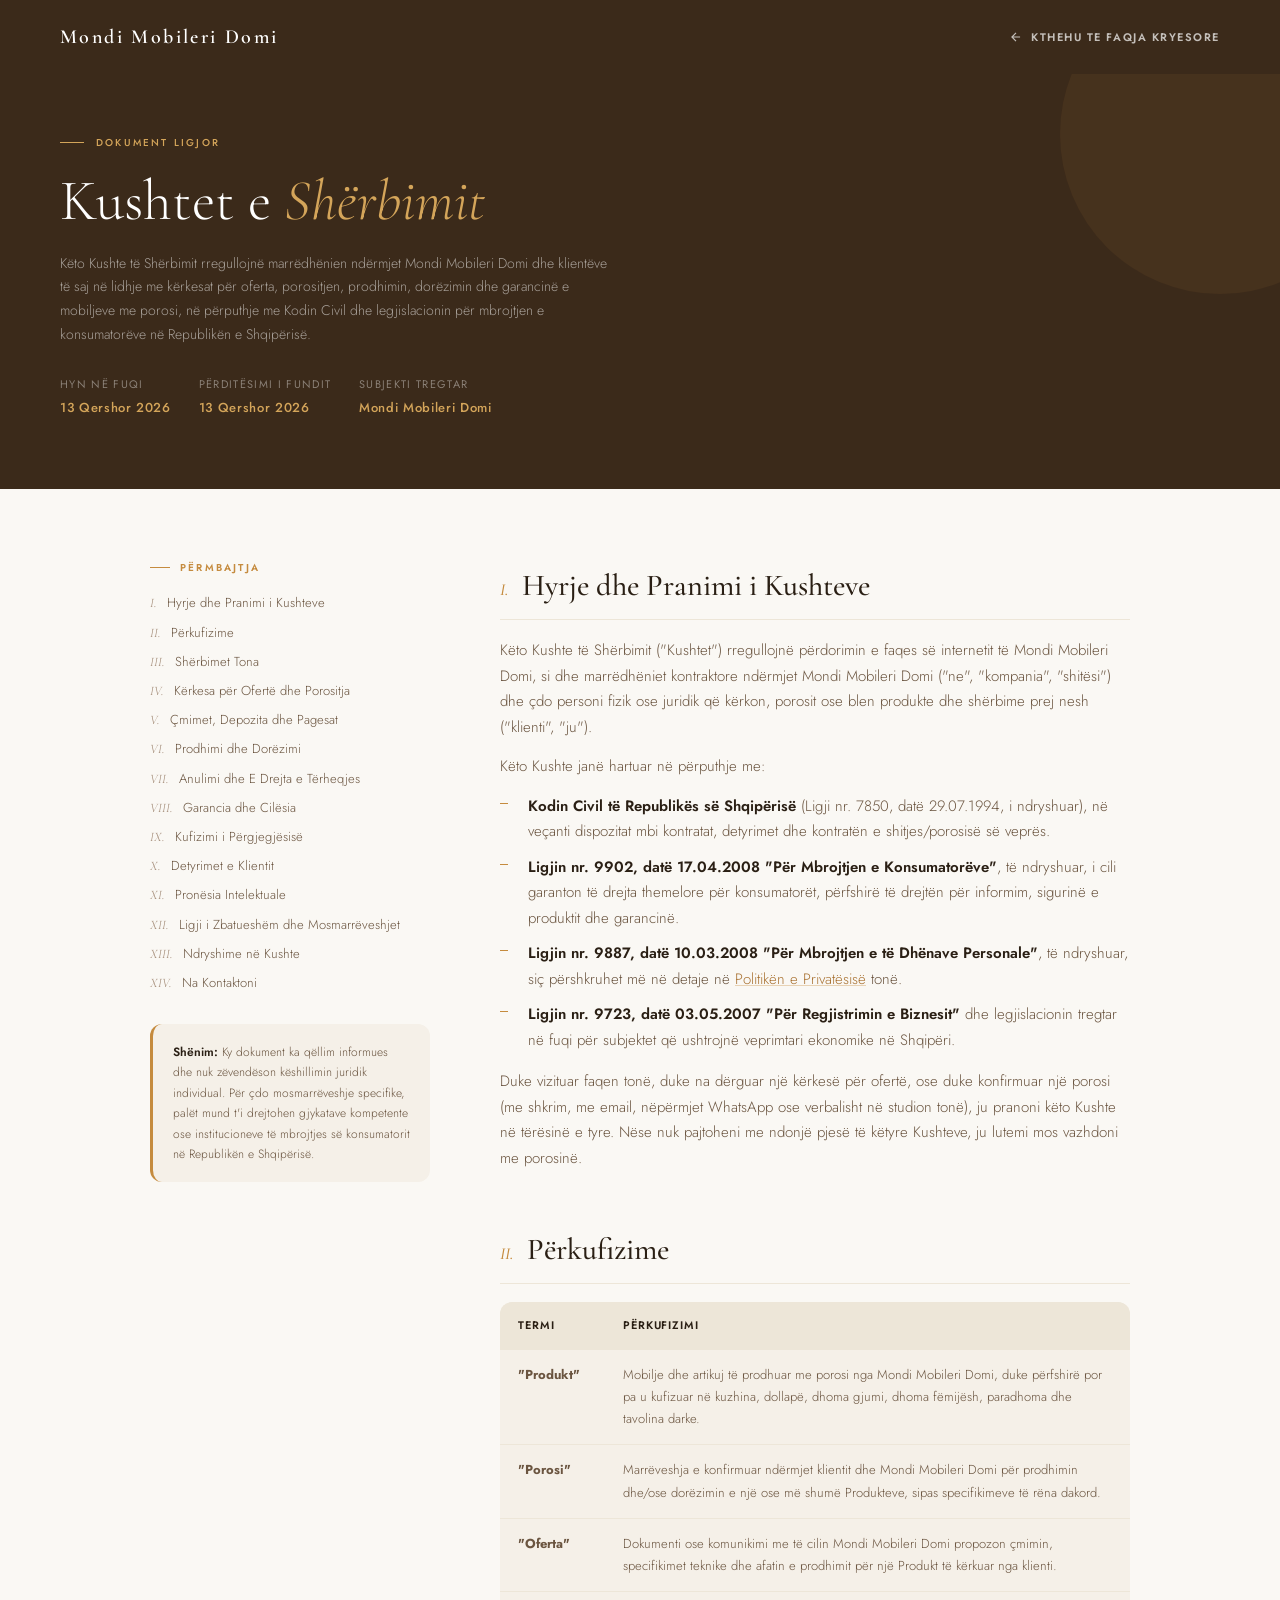
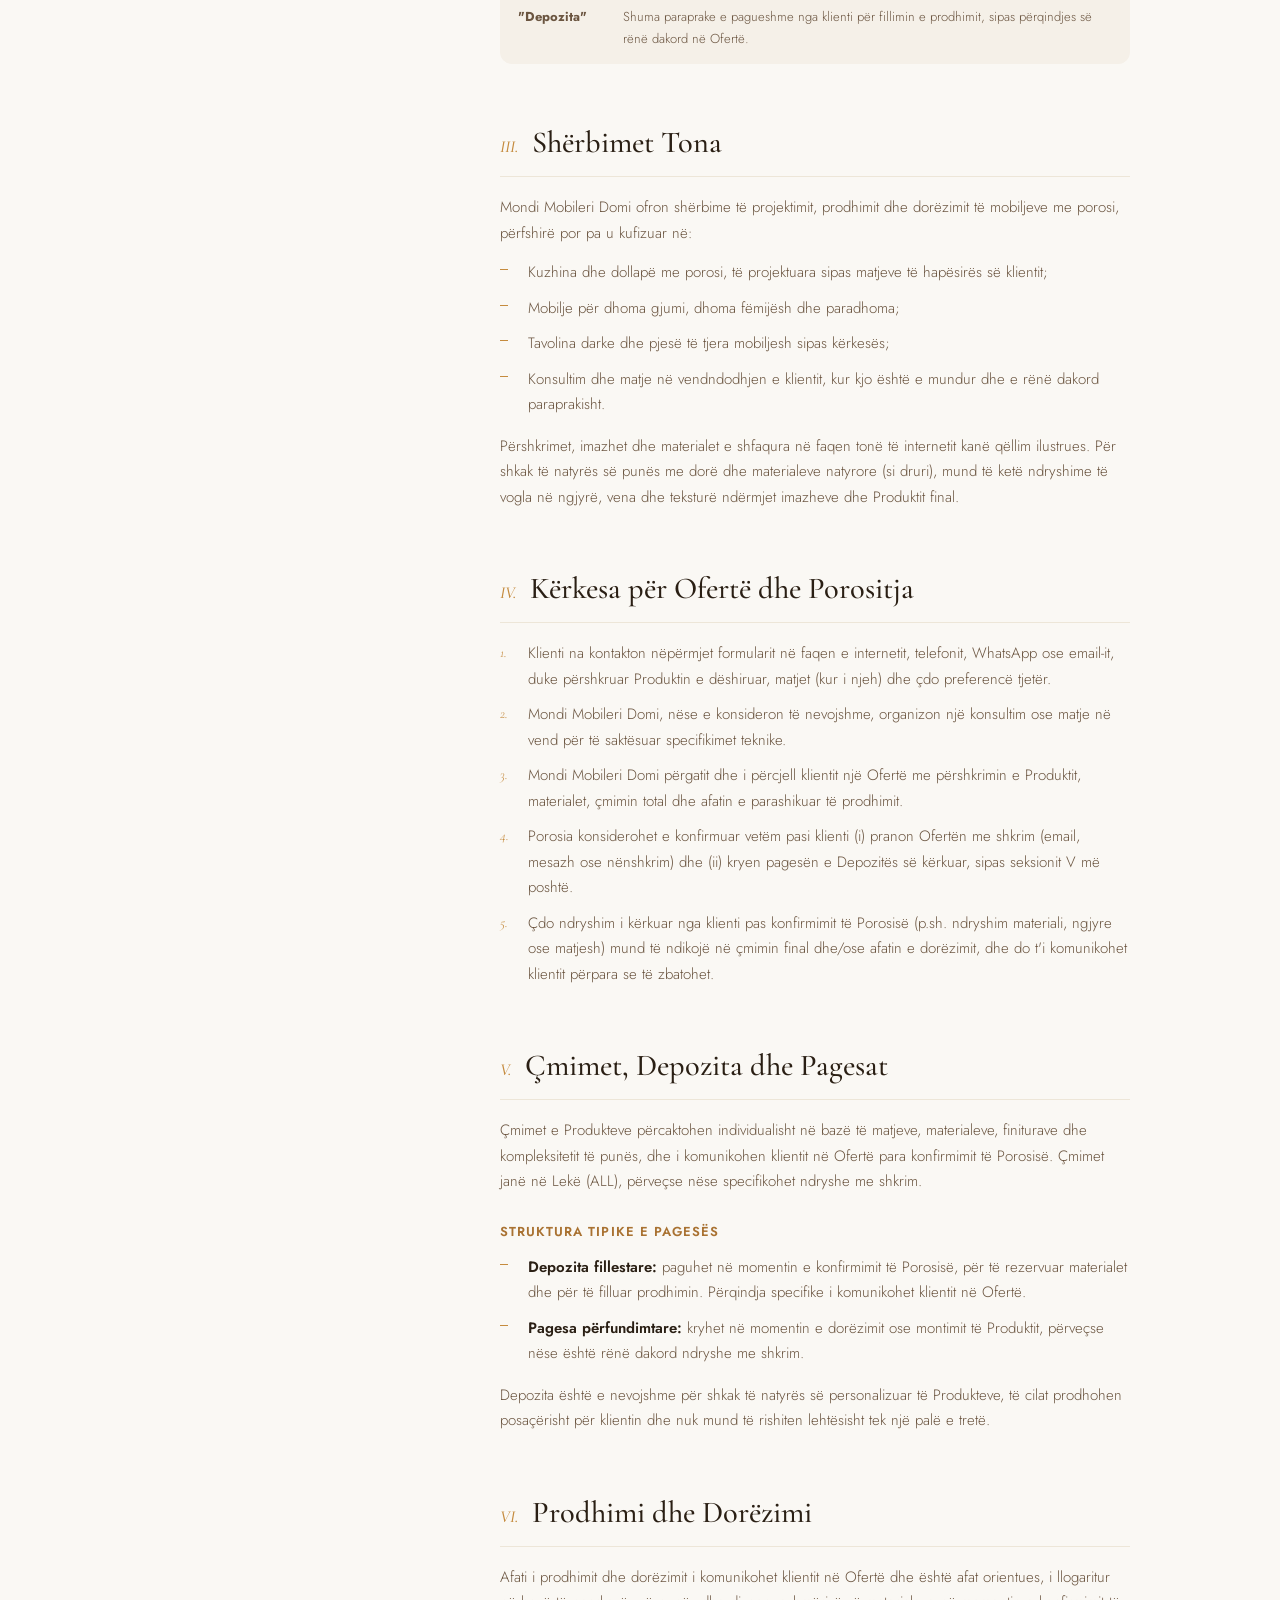
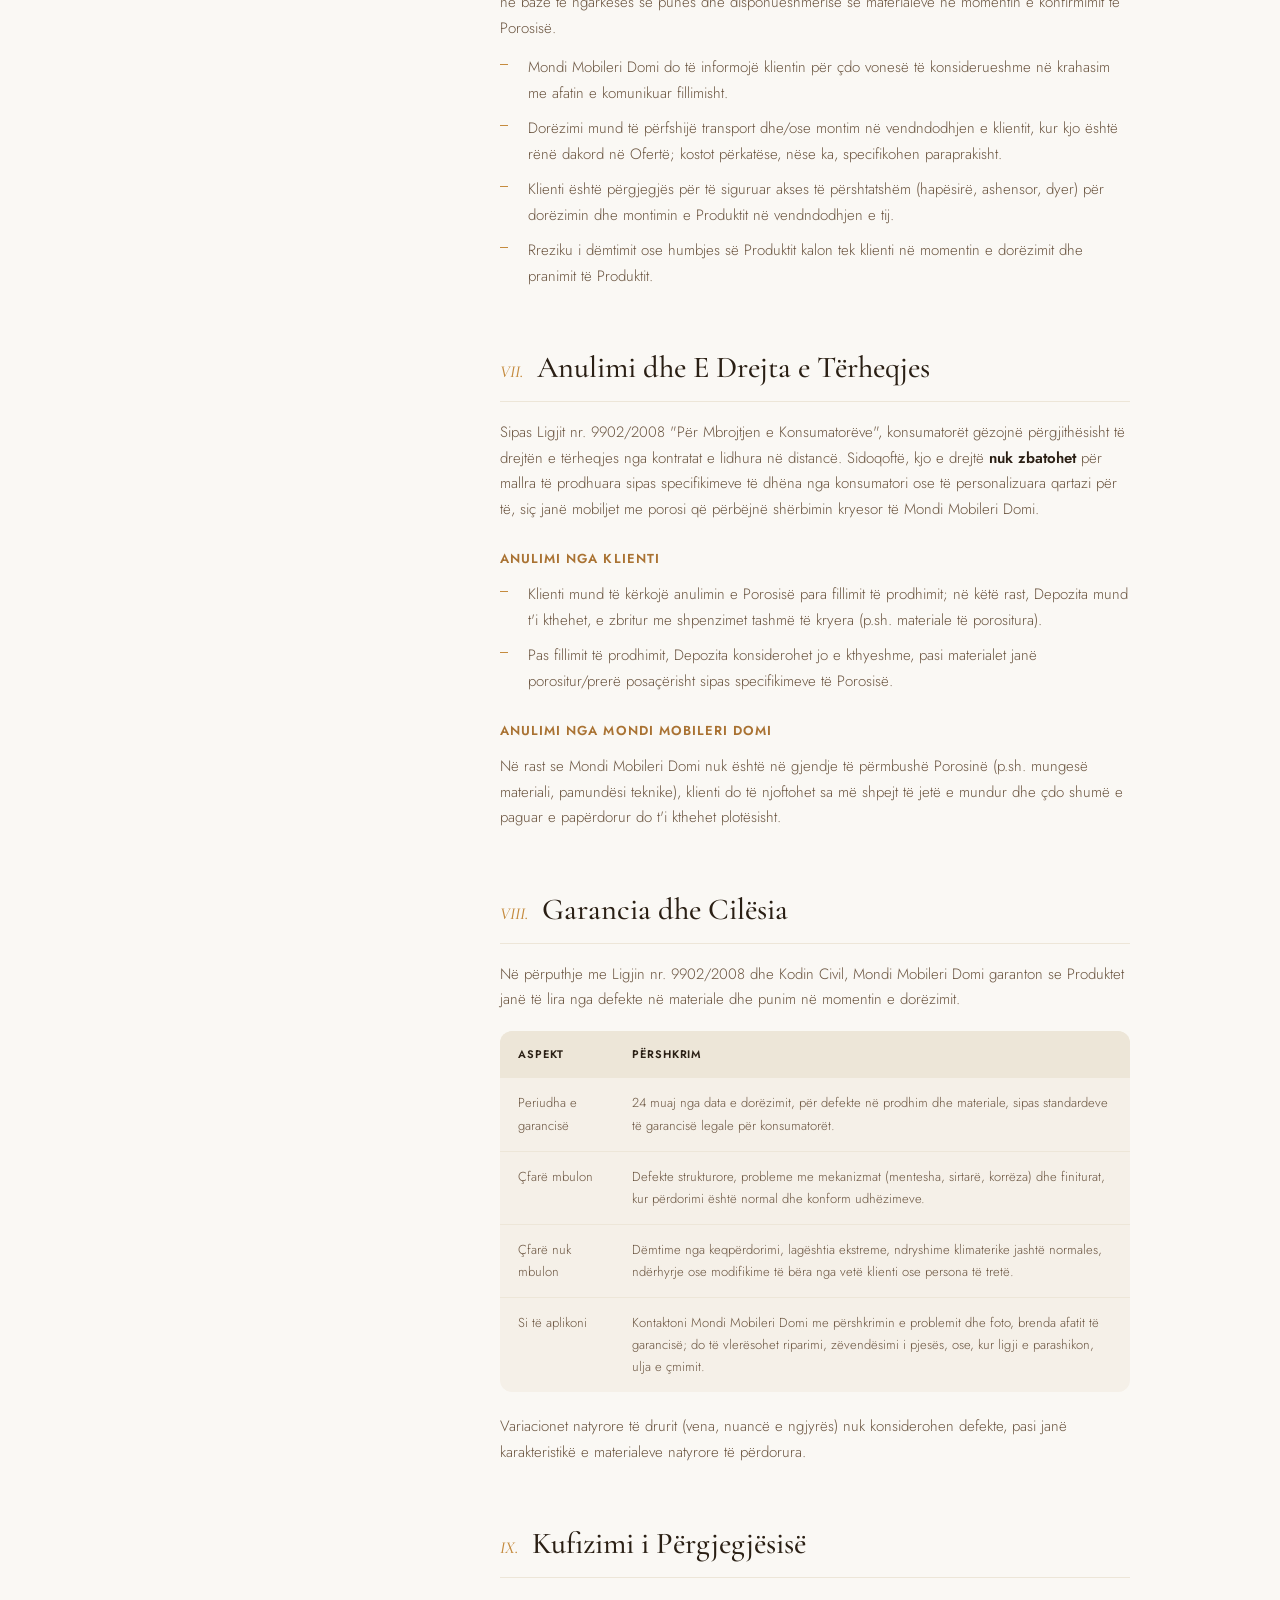
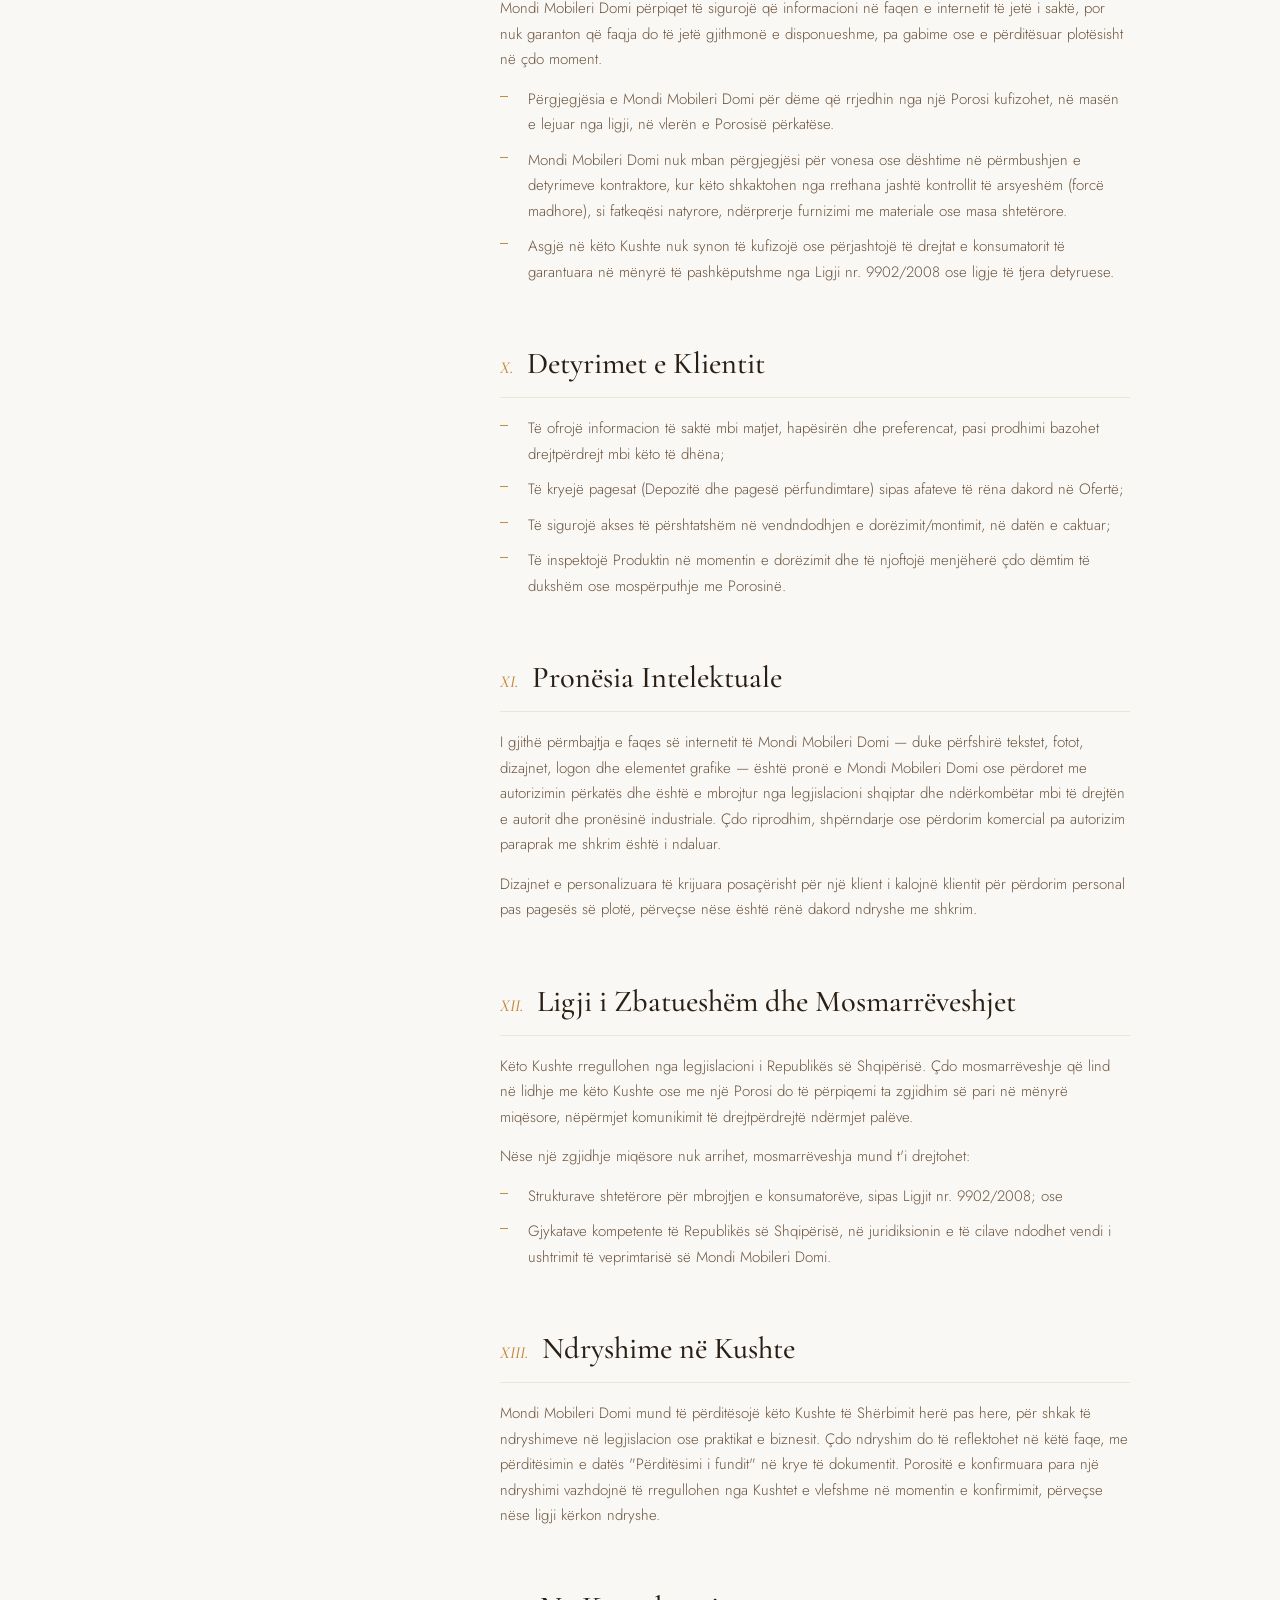
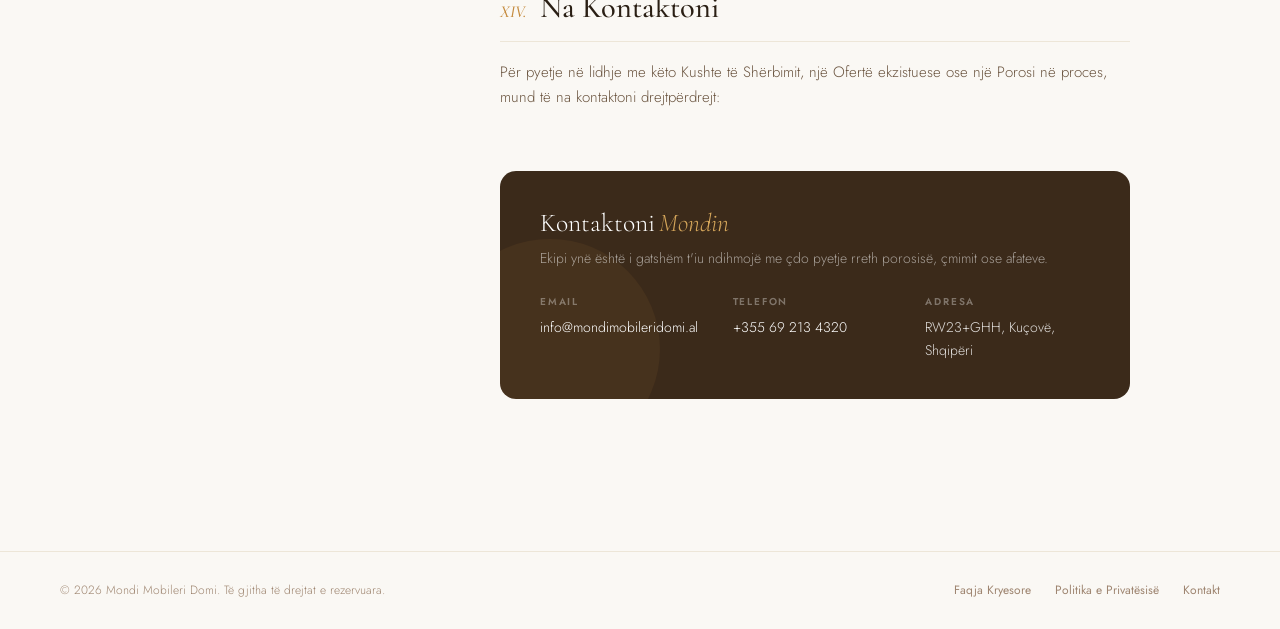
<file: terms.html>
<!DOCTYPE html>
<html lang="sq" class="scroll-smooth">
<head>
<meta charset="utf-8">
<meta name="viewport" content="width=device-width, initial-scale=1.0">
<meta name="description" content="Kushtet e Shërbimit të Mondi Mobileri Domi — kushtet që rregullojnë porositjen, prodhimin, dorëzimin dhe garancinë e mobiljeve me porosi, në përputhje me legjislacionin shqiptar.">
<meta name="robots" content="noindex, follow">
<title>Kushtet e Shërbimit | Mondi Mobileri Domi</title>
<link rel="preconnect" href="https://fonts.googleapis.com">
<link rel="preconnect" href="https://fonts.gstatic.com" crossorigin>
<link href="https://fonts.googleapis.com/css2?family=Cormorant+Garamond:ital,wght@0,300;0,400;0,600;1,300;1,400;1,600&family=Jost:wght@300;400;500;600&display=swap" rel="stylesheet">
<style>
*,*::before,*::after{box-sizing:border-box;margin:0;padding:0}
:root{
  --brown:    #3b2a1a;
  --amber:    #c58b3e;
  --amber-l:  #d4a55a;
  --amber-d:  #a97232;
  --cream:    #f5f0e8;
  --cream-d:  #ede6d8;
  --warm:     #faf8f4;
  --txt:      #2a1f14;
  --txt-m:    #6b5540;
  --txt-l:    #9e8570;
  --serif:    'Cormorant Garamond', Georgia, serif;
  --sans:     'Jost', sans-serif;
  --ease:     cubic-bezier(0.16,1,0.3,1);
}
html{font-size:16px;scroll-behavior:smooth;overflow-x:hidden;width:100%}
body{background:var(--warm);color:var(--txt);font-family:var(--sans);overflow-x:hidden;width:100%;line-height:1.7}

/* TOP BAR */
.topbar{
  background:var(--brown);padding:20px 60px;
  display:flex;align-items:center;justify-content:space-between;flex-wrap:wrap;gap:16px;
}
.topbar-logo{
  font-family:var(--serif);font-size:20px;font-weight:600;
  letter-spacing:.12em;color:#fff;text-decoration:none;
}
.topbar-back{
  font-size:11px;font-weight:600;letter-spacing:.14em;text-transform:uppercase;
  color:rgba(255,255,255,.7);text-decoration:none;
  display:inline-flex;align-items:center;gap:8px;
  transition:color .25s;
}
.topbar-back:hover{color:#fff}

/* HERO */
.legal-hero{
  background:var(--brown);position:relative;overflow:hidden;
  padding:60px 60px 70px;
}
.legal-hero-accent{
  position:absolute;right:-100px;top:-100px;
  width:320px;height:320px;border-radius:50%;
  background:rgba(197,139,62,.08);pointer-events:none;
}
.legal-hero .inner{position:relative;z-index:1;max-width:880px}
.legal-eyebrow{
  font-size:10px;font-weight:500;letter-spacing:.22em;text-transform:uppercase;
  color:var(--amber-l);margin-bottom:18px;
  display:flex;align-items:center;gap:12px;
}
.legal-eyebrow::before{content:'';display:block;width:24px;height:1px;background:var(--amber-l)}
.legal-hero h1{
  font-family:var(--serif);font-size:clamp(2.4rem,5vw,3.6rem);
  font-weight:300;color:#fff;line-height:1.12;margin-bottom:18px;
}
.legal-hero h1 em{font-style:italic;color:var(--amber-l)}
.legal-hero p{font-size:14px;color:rgba(255,255,255,.55);font-weight:300;max-width:560px}
.legal-meta{
  margin-top:28px;display:flex;gap:28px;flex-wrap:wrap;
}
.legal-meta-item{font-size:11px;letter-spacing:.12em;text-transform:uppercase;color:rgba(255,255,255,.4)}
.legal-meta-item strong{color:var(--amber-l);font-weight:500;letter-spacing:.05em;display:block;margin-top:4px;font-size:13px;text-transform:none}

/* LAYOUT */
.legal-wrap{
  max-width:1100px;margin:0 auto;padding:70px 60px 100px;
  display:grid;grid-template-columns:280px 1fr;gap:70px;align-items:start;
}

/* TOC */
.toc{position:sticky;top:30px}
.toc-title{
  font-size:10px;font-weight:600;letter-spacing:.22em;text-transform:uppercase;
  color:var(--amber);margin-bottom:18px;
  display:flex;align-items:center;gap:10px;
}
.toc-title::before{content:'';display:block;width:20px;height:1px;background:var(--amber)}
.toc ol{list-style:none;display:flex;flex-direction:column;gap:11px}
.toc a{
  font-size:13px;color:var(--txt-m);text-decoration:none;font-weight:300;
  display:flex;gap:10px;transition:color .2s;line-height:1.4;
}
.toc a span{
  font-family:var(--serif);font-size:13px;color:var(--txt-l);font-style:italic;flex-shrink:0;
}
.toc a:hover{color:var(--amber)}
.toc-note{
  margin-top:32px;padding:18px 20px;background:var(--cream);border-radius:12px;
  border-left:3px solid var(--amber);
}
.toc-note p{font-size:12px;color:var(--txt-m);font-weight:300;line-height:1.7}
.toc-note p strong{color:var(--txt);font-weight:600}

/* CONTENT */
.legal-content section{margin-bottom:52px;padding-top:8px}
.legal-content section:first-child{margin-top:0}
.legal-num{
  font-family:var(--serif);font-size:1.05rem;color:var(--amber);font-style:italic;margin-right:10px;
}
.legal-content h2{
  font-family:var(--serif);font-size:clamp(1.5rem,2.4vw,1.9rem);
  font-weight:500;color:var(--txt);line-height:1.25;margin-bottom:18px;
  display:flex;align-items:baseline;gap:4px;
  padding-bottom:14px;border-bottom:1px solid var(--cream-d);
}
.legal-content h3{
  font-family:var(--sans);font-size:13px;font-weight:600;letter-spacing:.08em;text-transform:uppercase;
  color:var(--amber-d);margin:26px 0 12px;
}
.legal-content p{font-size:15px;color:var(--txt-m);font-weight:300;margin-bottom:14px}
.legal-content p strong, .legal-content li strong{color:var(--txt);font-weight:600}
.legal-content ul, .legal-content ol.legal-list{
  margin:0 0 16px 0;padding-left:0;list-style:none;
  display:flex;flex-direction:column;gap:10px;
}
.legal-content ul li, .legal-content ol.legal-list li{
  font-size:15px;color:var(--txt-m);font-weight:300;
  padding-left:28px;position:relative;line-height:1.7;
}
.legal-content ul li::before{
  content:'';position:absolute;left:0;top:9px;
  width:8px;height:1px;background:var(--amber);
}
.legal-content ol.legal-list{counter-reset:legalitem}
.legal-content ol.legal-list li{counter-increment:legalitem}
.legal-content ol.legal-list li::before{
  content:counter(legalitem) ".";position:absolute;left:0;top:0;
  font-family:var(--serif);font-style:italic;color:var(--amber);font-size:14px;
  width:auto;height:auto;background:none;
}
.legal-table{
  width:100%;border-collapse:collapse;margin:18px 0 22px;
  font-size:13px;background:var(--cream);border-radius:12px;overflow:hidden;
}
.legal-table th, .legal-table td{
  text-align:left;padding:14px 18px;border-bottom:1px solid var(--cream-d);
  font-weight:300;color:var(--txt-m);vertical-align:top;
}
.legal-table th{
  font-weight:600;letter-spacing:.08em;text-transform:uppercase;font-size:11px;
  color:var(--txt);background:var(--cream-d);
}
.legal-table tr:last-child td{border-bottom:none}
.legal-highlight{
  background:var(--cream);border-radius:12px;padding:22px 26px;margin:18px 0 22px;
  border-left:3px solid var(--amber);
}
.legal-highlight p{margin-bottom:0}
.legal-content a.inline-link{color:var(--amber-d);text-decoration:underline;text-decoration-color:rgba(197,139,62,.35);transition:color .2s}
.legal-content a.inline-link:hover{color:var(--amber)}

/* CONTACT CARD */
.legal-contact-card{
  background:var(--brown);border-radius:16px;padding:36px 40px;margin-top:60px;
  position:relative;overflow:hidden;
}
.legal-contact-accent{
  position:absolute;left:-60px;bottom:-60px;width:220px;height:220px;border-radius:50%;
  background:rgba(197,139,62,.08);pointer-events:none;
}
.legal-contact-card h2{
  font-family:var(--serif);font-size:1.6rem;font-weight:300;color:#fff;margin-bottom:8px;
  border:none;padding:0;
}
.legal-contact-card h2 em{font-style:italic;color:var(--amber-l)}
.legal-contact-card p{font-size:14px;color:rgba(255,255,255,.55);font-weight:300;margin-bottom:22px;max-width:520px;position:relative;z-index:1}
.legal-contact-grid{display:grid;grid-template-columns:repeat(3,1fr);gap:28px;position:relative;z-index:1}
.legal-contact-item .label{font-size:10px;font-weight:600;letter-spacing:.18em;text-transform:uppercase;color:rgba(255,255,255,.35);margin-bottom:6px}
.legal-contact-item .val{font-size:14px;color:rgba(255,255,255,.85);font-weight:300}
.legal-contact-item .val a{color:#fff;text-decoration:none;transition:color .2s}
.legal-contact-item .val a:hover{color:var(--amber-l)}

/* FOOTER */
.legal-footer{
  border-top:1px solid var(--cream-d);padding:28px 60px;
  display:flex;align-items:center;justify-content:space-between;flex-wrap:wrap;gap:12px;
}
.legal-footer p{font-size:12px;color:var(--txt-l);font-weight:300}
.legal-footer a{font-size:12px;color:var(--txt-l);text-decoration:none;transition:color .2s}
.legal-footer a:hover{color:var(--amber)}
.legal-footer-links{display:flex;gap:24px}

/* RESPONSIVE */
@media(max-width:900px){
  .legal-wrap{grid-template-columns:1fr;gap:40px;padding:50px 32px 80px}
  .toc{position:relative;top:0}
  .toc-note{display:none}
  .legal-contact-grid{grid-template-columns:1fr;gap:20px}
}
@media(max-width:600px){
  .topbar,.legal-hero,.legal-footer{padding-left:24px;padding-right:24px}
  .legal-hero{padding-top:40px;padding-bottom:50px}
  .legal-contact-card{padding:28px 24px}
  .legal-meta{gap:20px}
}
</style>
</head>
<body>

<!-- TOP BAR -->
<div class="topbar">
  <a href="index.html" class="topbar-logo">Mondi Mobileri Domi</a>
  <a href="index.html" class="topbar-back">
    <svg width="14" height="14" viewBox="0 0 24 24" fill="none" stroke="currentColor" stroke-width="2"><path d="M19 12H5M12 19l-7-7 7-7"/></svg>
    Kthehu te Faqja Kryesore
  </a>
</div>

<!-- HERO -->
<section class="legal-hero">
  <div class="legal-hero-accent"></div>
  <div class="inner">
    <div class="legal-eyebrow">Dokument Ligjor</div>
    <h1>Kushtet e <em>Shërbimit</em></h1>
    <p>Këto Kushte të Shërbimit rregullojnë marrëdhënien ndërmjet Mondi Mobileri Domi dhe klientëve të saj në lidhje me kërkesat për oferta, porositjen, prodhimin, dorëzimin dhe garancinë e mobiljeve me porosi, në përputhje me Kodin Civil dhe legjislacionin për mbrojtjen e konsumatorëve në Republikën e Shqipërisë.</p>
    <div class="legal-meta">
      <div class="legal-meta-item">Hyn në fuqi
        <strong>13 Qershor 2026</strong>
      </div>
      <div class="legal-meta-item">Përditësimi i fundit
        <strong>13 Qershor 2026</strong>
      </div>
      <div class="legal-meta-item">Subjekti tregtar
        <strong>Mondi Mobileri Domi</strong>
      </div>
    </div>
  </div>
</section>

<!-- CONTENT -->
<div class="legal-wrap">

  <!-- TOC -->
  <aside class="toc">
    <div class="toc-title">Përmbajtja</div>
    <ol>
      <li><a href="#hyrje"><span>I.</span> Hyrje dhe Pranimi i Kushteve</a></li>
      <li><a href="#perkufizime"><span>II.</span> Përkufizime</a></li>
      <li><a href="#sherbimet"><span>III.</span> Shërbimet Tona</a></li>
      <li><a href="#porosia"><span>IV.</span> Kërkesa për Ofertë dhe Porositja</a></li>
      <li><a href="#cmimet"><span>V.</span> Çmimet, Depozita dhe Pagesat</a></li>
      <li><a href="#dorezimi"><span>VI.</span> Prodhimi dhe Dorëzimi</a></li>
      <li><a href="#anulimi"><span>VII.</span> Anulimi dhe E Drejta e Tërheqjes</a></li>
      <li><a href="#garancia"><span>VIII.</span> Garancia dhe Cilësia</a></li>
      <li><a href="#pergjegjesia"><span>IX.</span> Kufizimi i Përgjegjësisë</a></li>
      <li><a href="#detyrimet"><span>X.</span> Detyrimet e Klientit</a></li>
      <li><a href="#prona"><span>XI.</span> Pronësia Intelektuale</a></li>
      <li><a href="#ligji"><span>XII.</span> Ligji i Zbatueshëm dhe Mosmarrëveshjet</a></li>
      <li><a href="#ndryshimet"><span>XIII.</span> Ndryshime në Kushte</a></li>
      <li><a href="#kontakt"><span>XIV.</span> Na Kontaktoni</a></li>
    </ol>
    <div class="toc-note">
      <p><strong>Shënim:</strong> Ky dokument ka qëllim informues dhe nuk zëvendëson këshillimin juridik individual. Për çdo mosmarrëveshje specifike, palët mund t'i drejtohen gjykatave kompetente ose institucioneve të mbrojtjes së konsumatorit në Republikën e Shqipërisë.</p>
    </div>
  </aside>

  <!-- MAIN CONTENT -->
  <div class="legal-content">

    <section id="hyrje">
      <h2><span class="legal-num">I.</span> Hyrje dhe Pranimi i Kushteve</h2>
      <p>Këto Kushte të Shërbimit ("Kushtet") rregullojnë përdorimin e faqes së internetit të Mondi Mobileri Domi, si dhe marrëdhëniet kontraktore ndërmjet Mondi Mobileri Domi ("ne", "kompania", "shitësi") dhe çdo personi fizik ose juridik që kërkon, porosit ose blen produkte dhe shërbime prej nesh ("klienti", "ju").</p>
      <p>Këto Kushte janë hartuar në përputhje me:</p>
      <ul>
        <li><strong>Kodin Civil të Republikës së Shqipërisë</strong> (Ligji nr. 7850, datë 29.07.1994, i ndryshuar), në veçanti dispozitat mbi kontratat, detyrimet dhe kontratën e shitjes/porosisë së veprës.</li>
        <li><strong>Ligjin nr. 9902, datë 17.04.2008 "Për Mbrojtjen e Konsumatorëve"</strong>, të ndryshuar, i cili garanton të drejta themelore për konsumatorët, përfshirë të drejtën për informim, sigurinë e produktit dhe garancinë.</li>
        <li><strong>Ligjin nr. 9887, datë 10.03.2008 "Për Mbrojtjen e të Dhënave Personale"</strong>, të ndryshuar, siç përshkruhet më në detaje në <a class="inline-link" href="privacy.html">Politikën e Privatësisë</a> tonë.</li>
        <li><strong>Ligjin nr. 9723, datë 03.05.2007 "Për Regjistrimin e Biznesit"</strong> dhe legjislacionin tregtar në fuqi për subjektet që ushtrojnë veprimtari ekonomike në Shqipëri.</li>
      </ul>
      <p>Duke vizituar faqen tonë, duke na dërguar një kërkesë për ofertë, ose duke konfirmuar një porosi (me shkrim, me email, nëpërmjet WhatsApp ose verbalisht në studion tonë), ju pranoni këto Kushte në tërësinë e tyre. Nëse nuk pajtoheni me ndonjë pjesë të këtyre Kushteve, ju lutemi mos vazhdoni me porosinë.</p>
    </section>

    <section id="perkufizime">
      <h2><span class="legal-num">II.</span> Përkufizime</h2>
      <table class="legal-table">
        <tr><th>Termi</th><th>Përkufizimi</th></tr>
        <tr><td><strong>"Produkt"</strong></td><td>Mobilje dhe artikuj të prodhuar me porosi nga Mondi Mobileri Domi, duke përfshirë por pa u kufizuar në kuzhina, dollapë, dhoma gjumi, dhoma fëmijësh, paradhoma dhe tavolina darke.</td></tr>
        <tr><td><strong>"Porosi"</strong></td><td>Marrëveshja e konfirmuar ndërmjet klientit dhe Mondi Mobileri Domi për prodhimin dhe/ose dorëzimin e një ose më shumë Produkteve, sipas specifikimeve të rëna dakord.</td></tr>
        <tr><td><strong>"Oferta"</strong></td><td>Dokumenti ose komunikimi me të cilin Mondi Mobileri Domi propozon çmimin, specifikimet teknike dhe afatin e prodhimit për një Produkt të kërkuar nga klienti.</td></tr>
        <tr><td><strong>"Depozita"</strong></td><td>Shuma paraprake e pagueshme nga klienti për fillimin e prodhimit, sipas përqindjes së rënë dakord në Ofertë.</td></tr>
      </table>
    </section>

    <section id="sherbimet">
      <h2><span class="legal-num">III.</span> Shërbimet Tona</h2>
      <p>Mondi Mobileri Domi ofron shërbime të projektimit, prodhimit dhe dorëzimit të mobiljeve me porosi, përfshirë por pa u kufizuar në:</p>
      <ul>
        <li>Kuzhina dhe dollapë me porosi, të projektuara sipas matjeve të hapësirës së klientit;</li>
        <li>Mobilje për dhoma gjumi, dhoma fëmijësh dhe paradhoma;</li>
        <li>Tavolina darke dhe pjesë të tjera mobiljesh sipas kërkesës;</li>
        <li>Konsultim dhe matje në vendndodhjen e klientit, kur kjo është e mundur dhe e rënë dakord paraprakisht.</li>
      </ul>
      <p>Përshkrimet, imazhet dhe materialet e shfaqura në faqen tonë të internetit kanë qëllim ilustrues. Për shkak të natyrës së punës me dorë dhe materialeve natyrore (si druri), mund të ketë ndryshime të vogla në ngjyrë, vena dhe teksturë ndërmjet imazheve dhe Produktit final.</p>
    </section>

    <section id="porosia">
      <h2><span class="legal-num">IV.</span> Kërkesa për Ofertë dhe Porositja</h2>
      <ol class="legal-list">
        <li>Klienti na kontakton nëpërmjet formularit në faqen e internetit, telefonit, WhatsApp ose email-it, duke përshkruar Produktin e dëshiruar, matjet (kur i njeh) dhe çdo preferencë tjetër.</li>
        <li>Mondi Mobileri Domi, nëse e konsideron të nevojshme, organizon një konsultim ose matje në vend për të saktësuar specifikimet teknike.</li>
        <li>Mondi Mobileri Domi përgatit dhe i përcjell klientit një Ofertë me përshkrimin e Produktit, materialet, çmimin total dhe afatin e parashikuar të prodhimit.</li>
        <li>Porosia konsiderohet e konfirmuar vetëm pasi klienti (i) pranon Ofertën me shkrim (email, mesazh ose nënshkrim) dhe (ii) kryen pagesën e Depozitës së kërkuar, sipas seksionit V më poshtë.</li>
        <li>Çdo ndryshim i kërkuar nga klienti pas konfirmimit të Porosisë (p.sh. ndryshim materiali, ngjyre ose matjesh) mund të ndikojë në çmimin final dhe/ose afatin e dorëzimit, dhe do t'i komunikohet klientit përpara se të zbatohet.</li>
      </ol>
    </section>

    <section id="cmimet">
      <h2><span class="legal-num">V.</span> Çmimet, Depozita dhe Pagesat</h2>
      <p>Çmimet e Produkteve përcaktohen individualisht në bazë të matjeve, materialeve, finiturave dhe kompleksitetit të punës, dhe i komunikohen klientit në Ofertë para konfirmimit të Porosisë. Çmimet janë në Lekë (ALL), përveçse nëse specifikohet ndryshe me shkrim.</p>
      <h3>Struktura tipike e pagesës</h3>
      <ul>
        <li><strong>Depozita fillestare:</strong> paguhet në momentin e konfirmimit të Porosisë, për të rezervuar materialet dhe për të filluar prodhimin. Përqindja specifike i komunikohet klientit në Ofertë.</li>
        <li><strong>Pagesa përfundimtare:</strong> kryhet në momentin e dorëzimit ose montimit të Produktit, përveçse nëse është rënë dakord ndryshe me shkrim.</li>
      </ul>
      <p>Depozita është e nevojshme për shkak të natyrës së personalizuar të Produkteve, të cilat prodhohen posaçërisht për klientin dhe nuk mund të rishiten lehtësisht tek një palë e tretë.</p>
    </section>

    <section id="dorezimi">
      <h2><span class="legal-num">VI.</span> Prodhimi dhe Dorëzimi</h2>
      <p>Afati i prodhimit dhe dorëzimit i komunikohet klientit në Ofertë dhe është afat orientues, i llogaritur në bazë të ngarkesës së punës dhe disponueshmërisë së materialeve në momentin e konfirmimit të Porosisë.</p>
      <ul>
        <li>Mondi Mobileri Domi do të informojë klientin për çdo vonesë të konsiderueshme në krahasim me afatin e komunikuar fillimisht.</li>
        <li>Dorëzimi mund të përfshijë transport dhe/ose montim në vendndodhjen e klientit, kur kjo është rënë dakord në Ofertë; kostot përkatëse, nëse ka, specifikohen paraprakisht.</li>
        <li>Klienti është përgjegjës për të siguruar akses të përshtatshëm (hapësirë, ashensor, dyer) për dorëzimin dhe montimin e Produktit në vendndodhjen e tij.</li>
        <li>Rreziku i dëmtimit ose humbjes së Produktit kalon tek klienti në momentin e dorëzimit dhe pranimit të Produktit.</li>
      </ul>
    </section>

    <section id="anulimi">
      <h2><span class="legal-num">VII.</span> Anulimi dhe E Drejta e Tërheqjes</h2>
      <p>Sipas Ligjit nr. 9902/2008 "Për Mbrojtjen e Konsumatorëve", konsumatorët gëzojnë përgjithësisht të drejtën e tërheqjes nga kontratat e lidhura në distancë. Sidoqoftë, kjo e drejtë <strong>nuk zbatohet</strong> për mallra të prodhuara sipas specifikimeve të dhëna nga konsumatori ose të personalizuara qartazi për të, siç janë mobiljet me porosi që përbëjnë shërbimin kryesor të Mondi Mobileri Domi.</p>
      <h3>Anulimi nga klienti</h3>
      <ul>
        <li>Klienti mund të kërkojë anulimin e Porosisë para fillimit të prodhimit; në këtë rast, Depozita mund t'i kthehet, e zbritur me shpenzimet tashmë të kryera (p.sh. materiale të porositura).</li>
        <li>Pas fillimit të prodhimit, Depozita konsiderohet jo e kthyeshme, pasi materialet janë porositur/prerë posaçërisht sipas specifikimeve të Porosisë.</li>
      </ul>
      <h3>Anulimi nga Mondi Mobileri Domi</h3>
      <p>Në rast se Mondi Mobileri Domi nuk është në gjendje të përmbushë Porosinë (p.sh. mungesë materiali, pamundësi teknike), klienti do të njoftohet sa më shpejt të jetë e mundur dhe çdo shumë e paguar e papërdorur do t'i kthehet plotësisht.</p>
    </section>

    <section id="garancia">
      <h2><span class="legal-num">VIII.</span> Garancia dhe Cilësia</h2>
      <p>Në përputhje me Ligjin nr. 9902/2008 dhe Kodin Civil, Mondi Mobileri Domi garanton se Produktet janë të lira nga defekte në materiale dhe punim në momentin e dorëzimit.</p>
      <table class="legal-table">
        <tr><th>Aspekt</th><th>Përshkrim</th></tr>
        <tr><td>Periudha e garancisë</td><td>24 muaj nga data e dorëzimit, për defekte në prodhim dhe materiale, sipas standardeve të garancisë legale për konsumatorët.</td></tr>
        <tr><td>Çfarë mbulon</td><td>Defekte strukturore, probleme me mekanizmat (mentesha, sirtarë, korrëza) dhe finiturat, kur përdorimi është normal dhe konform udhëzimeve.</td></tr>
        <tr><td>Çfarë nuk mbulon</td><td>Dëmtime nga keqpërdorimi, lagështia ekstreme, ndryshime klimaterike jashtë normales, ndërhyrje ose modifikime të bëra nga vetë klienti ose persona të tretë.</td></tr>
        <tr><td>Si të aplikoni</td><td>Kontaktoni Mondi Mobileri Domi me përshkrimin e problemit dhe foto, brenda afatit të garancisë; do të vlerësohet riparimi, zëvendësimi i pjesës, ose, kur ligji e parashikon, ulja e çmimit.</td></tr>
      </table>
      <p>Variacionet natyrore të drurit (vena, nuancë e ngjyrës) nuk konsiderohen defekte, pasi janë karakteristikë e materialeve natyrore të përdorura.</p>
    </section>

    <section id="pergjegjesia">
      <h2><span class="legal-num">IX.</span> Kufizimi i Përgjegjësisë</h2>
      <p>Mondi Mobileri Domi përpiqet të sigurojë që informacioni në faqen e internetit të jetë i saktë, por nuk garanton që faqja do të jetë gjithmonë e disponueshme, pa gabime ose e përditësuar plotësisht në çdo moment.</p>
      <ul>
        <li>Përgjegjësia e Mondi Mobileri Domi për dëme që rrjedhin nga një Porosi kufizohet, në masën e lejuar nga ligji, në vlerën e Porosisë përkatëse.</li>
        <li>Mondi Mobileri Domi nuk mban përgjegjësi për vonesa ose dështime në përmbushjen e detyrimeve kontraktore, kur këto shkaktohen nga rrethana jashtë kontrollit të arsyeshëm (forcë madhore), si fatkeqësi natyrore, ndërprerje furnizimi me materiale ose masa shtetërore.</li>
        <li>Asgjë në këto Kushte nuk synon të kufizojë ose përjashtojë të drejtat e konsumatorit të garantuara në mënyrë të pashkëputshme nga Ligji nr. 9902/2008 ose ligje të tjera detyruese.</li>
      </ul>
    </section>

    <section id="detyrimet">
      <h2><span class="legal-num">X.</span> Detyrimet e Klientit</h2>
      <ul>
        <li>Të ofrojë informacion të saktë mbi matjet, hapësirën dhe preferencat, pasi prodhimi bazohet drejtpërdrejt mbi këto të dhëna;</li>
        <li>Të kryejë pagesat (Depozitë dhe pagesë përfundimtare) sipas afateve të rëna dakord në Ofertë;</li>
        <li>Të sigurojë akses të përshtatshëm në vendndodhjen e dorëzimit/montimit, në datën e caktuar;</li>
        <li>Të inspektojë Produktin në momentin e dorëzimit dhe të njoftojë menjëherë çdo dëmtim të dukshëm ose mospërputhje me Porosinë.</li>
      </ul>
    </section>

    <section id="prona">
      <h2><span class="legal-num">XI.</span> Pronësia Intelektuale</h2>
      <p>I gjithë përmbajtja e faqes së internetit të Mondi Mobileri Domi — duke përfshirë tekstet, fotot, dizajnet, logon dhe elementet grafike — është pronë e Mondi Mobileri Domi ose përdoret me autorizimin përkatës dhe është e mbrojtur nga legjislacioni shqiptar dhe ndërkombëtar mbi të drejtën e autorit dhe pronësinë industriale. Çdo riprodhim, shpërndarje ose përdorim komercial pa autorizim paraprak me shkrim është i ndaluar.</p>
      <p>Dizajnet e personalizuara të krijuara posaçërisht për një klient i kalojnë klientit për përdorim personal pas pagesës së plotë, përveçse nëse është rënë dakord ndryshe me shkrim.</p>
    </section>

    <section id="ligji">
      <h2><span class="legal-num">XII.</span> Ligji i Zbatueshëm dhe Mosmarrëveshjet</h2>
      <p>Këto Kushte rregullohen nga legjislacioni i Republikës së Shqipërisë. Çdo mosmarrëveshje që lind në lidhje me këto Kushte ose me një Porosi do të përpiqemi ta zgjidhim së pari në mënyrë miqësore, nëpërmjet komunikimit të drejtpërdrejtë ndërmjet palëve.</p>
      <p>Nëse një zgjidhje miqësore nuk arrihet, mosmarrëveshja mund t'i drejtohet:</p>
      <ul>
        <li>Strukturave shtetërore për mbrojtjen e konsumatorëve, sipas Ligjit nr. 9902/2008; ose</li>
        <li>Gjykatave kompetente të Republikës së Shqipërisë, në juridiksionin e të cilave ndodhet vendi i ushtrimit të veprimtarisë së Mondi Mobileri Domi.</li>
      </ul>
    </section>

    <section id="ndryshimet">
      <h2><span class="legal-num">XIII.</span> Ndryshime në Kushte</h2>
      <p>Mondi Mobileri Domi mund të përditësojë këto Kushte të Shërbimit herë pas here, për shkak të ndryshimeve në legjislacion ose praktikat e biznesit. Çdo ndryshim do të reflektohet në këtë faqe, me përditësimin e datës "Përditësimi i fundit" në krye të dokumentit. Porositë e konfirmuara para një ndryshimi vazhdojnë të rregullohen nga Kushtet e vlefshme në momentin e konfirmimit, përveçse nëse ligji kërkon ndryshe.</p>
    </section>

    <!-- CONTACT CARD -->
    <section id="kontakt">
      <h2><span class="legal-num">XIV.</span> Na Kontaktoni</h2>
      <p>Për pyetje në lidhje me këto Kushte të Shërbimit, një Ofertë ekzistuese ose një Porosi në proces, mund të na kontaktoni drejtpërdrejt:</p>
      <div class="legal-contact-card">
        <div class="legal-contact-accent"></div>
        <h2>Kontaktoni <em>Mondin</em></h2>
        <p>Ekipi ynë është i gatshëm t'iu ndihmojë me çdo pyetje rreth porosisë, çmimit ose afateve.</p>
        <div class="legal-contact-grid">
          <div class="legal-contact-item">
            <div class="label">Email</div>
            <div class="val"><a href="mailto:info@mondimobileridomi.al">info@mondimobileridomi.al</a></div>
          </div>
          <div class="legal-contact-item">
            <div class="label">Telefon</div>
            <div class="val"><a href="tel:+355692134320">+355 69 213 4320</a></div>
          </div>
          <div class="legal-contact-item">
            <div class="label">Adresa</div>
            <div class="val">RW23+GHH, Kuçovë, Shqipëri</div>
          </div>
        </div>
      </div>
    </section>

  </div>
</div>

<!-- FOOTER -->
<div class="legal-footer">
  <p>© 2026 Mondi Mobileri Domi. Të gjitha të drejtat e rezervuara.</p>
  <div class="legal-footer-links">
    <a href="index.html">Faqja Kryesore</a>
    <a href="privacy.html">Politika e Privatësisë</a>
    <a href="index.html#contact">Kontakt</a>
  </div>
</div>

</body>
</html>
</file>
